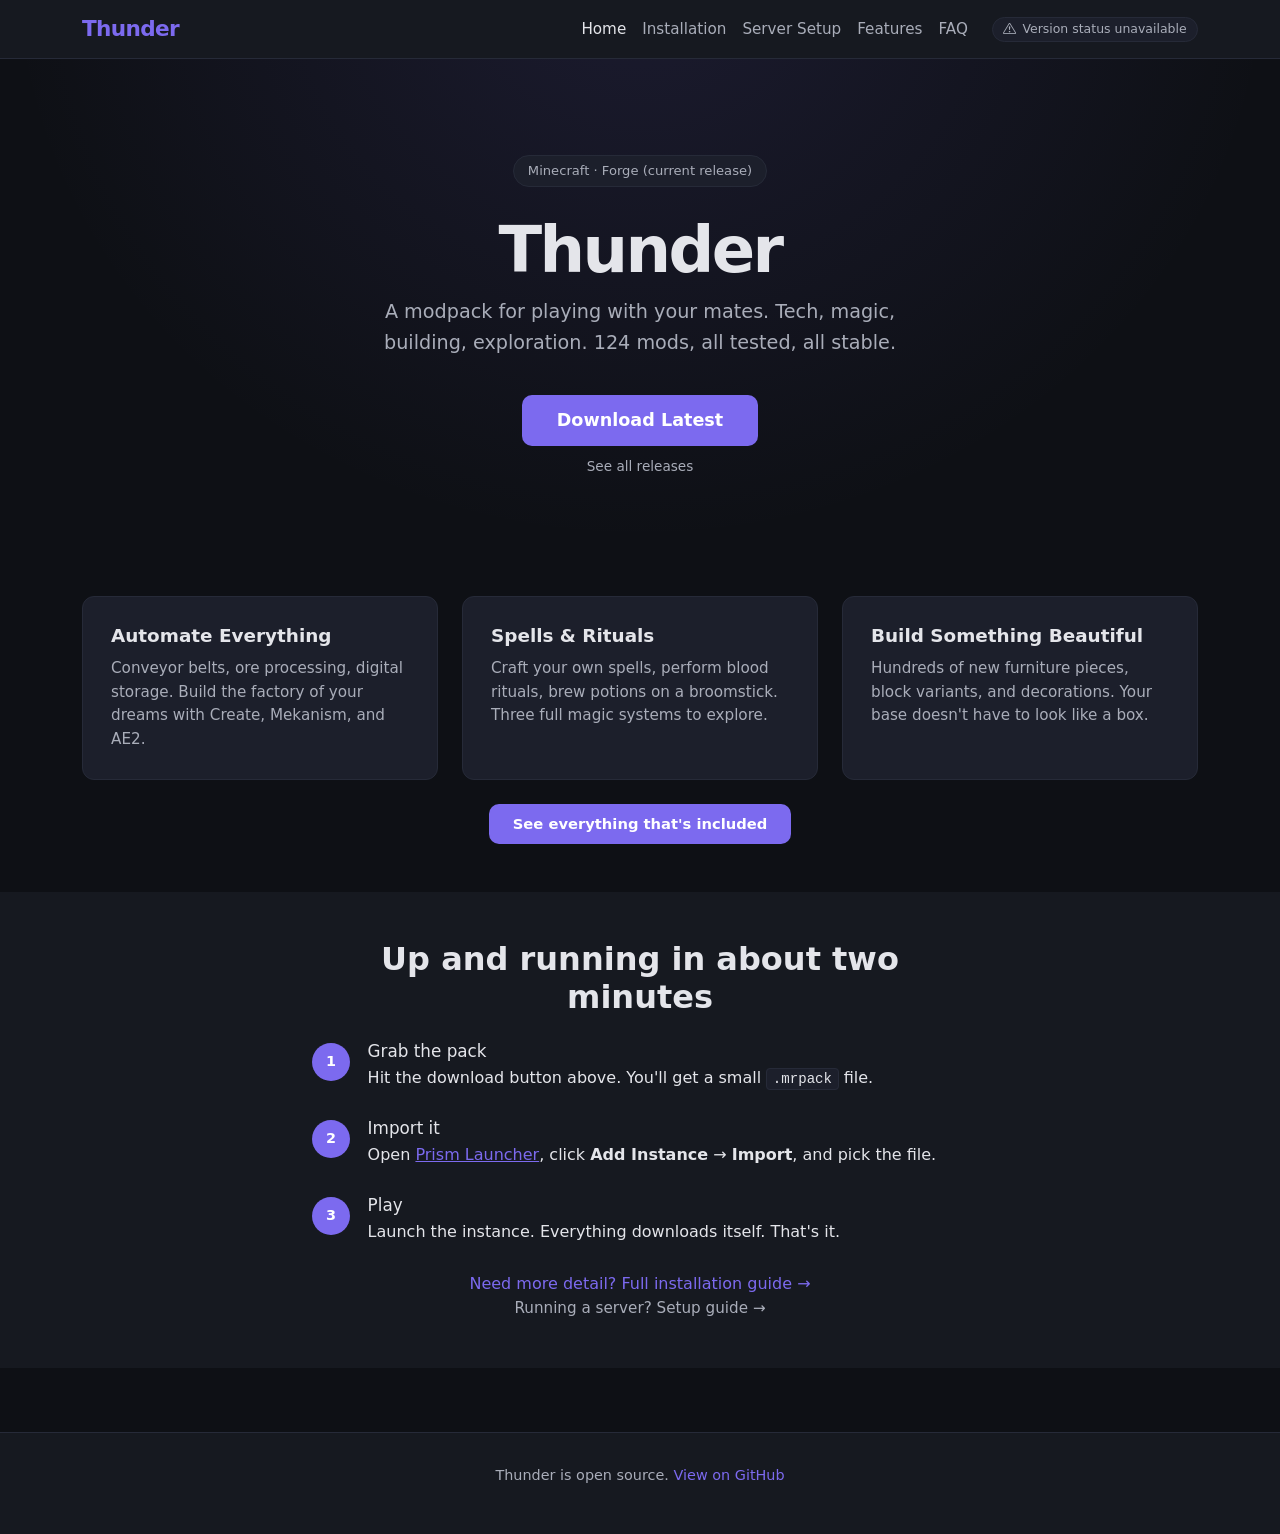
<file: docs/index.html>
<!doctype html>
<html lang="en-GB" data-bs-theme="dark">
  <head>
    <meta charset="utf-8" />
    <meta name="viewport" content="width=device-width, initial-scale=1" />
    <title>Thunder - Minecraft Modpack</title>
    <meta
      name="description"
      content="Thunder is a Forge modpack for playing with friends. Tech, magic, building, and exploration in one stable pack."
    />
    <link rel="canonical" href="https://thunder.john.rooney.scot/" />
    <meta property="og:title" content="Thunder - Minecraft Modpack" />
    <meta property="og:description" content="Thunder is a Forge modpack for playing with friends. Tech, magic, building, and exploration in one stable pack." />
    <meta property="og:type" content="website" />
    <meta property="og:url" content="https://thunder.john.rooney.scot/" />
    <meta property="og:site_name" content="Thunder" />
    <meta name="twitter:card" content="summary" />
    <meta name="twitter:title" content="Thunder - Minecraft Modpack" />
    <meta name="twitter:description" content="Thunder is a Forge modpack for playing with friends. Tech, magic, building, and exploration in one stable pack." />
    <link
      href="https://cdn.jsdelivr.net/npm/bootstrap@5.3.8/dist/css/bootstrap.min.css"
      rel="stylesheet"
      integrity="sha384-sRIl4kxILFvY47J16cr9ZwB07vP4J8+LH7qKQnuqkuIAvNWLzeN8tE5YBujZqJLB"
      crossorigin="anonymous"
    />
    <link
      href="https://cdn.jsdelivr.net/npm/bootstrap-icons@1.11.3/font/bootstrap-icons.min.css"
      rel="stylesheet"
      integrity="sha384-XGjxtQfXaH2tnPFa9x+ruJTuLE3Aa6LhHSWRr1XeTyhezb4abCG4ccI5AkVDxqC+"
      crossorigin="anonymous"
    />
    <link rel="stylesheet" href="./stylesheet.css" />
  </head>
  <body>
    <nav class="navbar navbar-expand-lg">
      <div class="container">
        <a class="navbar-brand" href="./index.html">Thunder</a>
        <button
          class="navbar-toggler"
          type="button"
          data-bs-toggle="collapse"
          data-bs-target="#navbarNav"
          aria-controls="navbarNav"
          aria-expanded="false"
          aria-label="Toggle navigation"
        >
          <span class="navbar-toggler-icon"></span>
        </button>
        <div class="collapse navbar-collapse" id="navbarNav">
          <ul class="navbar-nav ms-auto">
            <li class="nav-item">
              <a class="nav-link active" href="./index.html">Home</a>
            </li>
            <li class="nav-item">
              <a class="nav-link" href="./install.html">Installation</a>
            </li>
            <li class="nav-item">
              <a class="nav-link" href="./server.html">Server Setup</a>
            </li>
            <li class="nav-item">
              <a class="nav-link" href="./features.html">Features</a>
            </li>
            <li class="nav-item">
              <a class="nav-link" href="./faq.html">FAQ</a>
            </li>
          </ul>
          <div id="header-version-status" class="version-status ms-lg-3 mt-2 mt-lg-0" data-state="loading" aria-live="polite">
            <i class="bi bi-hourglass-split" aria-hidden="true"></i>
            <span>Loading version status</span>
          </div>
        </div>
      </div>
    </nav>

    <main>
      <section class="hero">
        <div class="container">
          <span class="badge-mc">Minecraft &middot; Forge (current release)</span>
          <h1>Thunder</h1>
          <p class="tagline">
            A modpack for playing with your mates. Tech, magic, building,
            exploration. 124 mods, all tested, all stable.
          </p>
          <a
            id="download-btn"
            class="btn-download"
            href="https://github.com/rooneyj9005/Thunder/releases"
            role="button"
          >
            Download Latest
          </a>
          <span id="download-version" class="download-version"></span>
        </div>
      </section>

      <section class="py-5">
        <div class="container">
          <div class="row g-4">
            <div class="col-md-4">
              <div class="card h-100">
                <a href="./features.html#automate">
                  <div class="card-body">
                    <h3 class="card-title">Automate Everything</h3>
                    <p class="card-text">
                      Conveyor belts, ore processing, digital storage. Build the
                      factory of your dreams with Create, Mekanism, and AE2.
                    </p>
                  </div>
                </a>
              </div>
            </div>
            <div class="col-md-4">
              <div class="card h-100">
                <a href="./features.html#magic">
                  <div class="card-body">
                    <h3 class="card-title">Spells &amp; Rituals</h3>
                    <p class="card-text">
                      Craft your own spells, perform blood rituals, brew potions
                      on a broomstick. Three full magic systems to explore.
                    </p>
                  </div>
                </a>
              </div>
            </div>
            <div class="col-md-4">
              <div class="card h-100">
                <a href="./features.html#build">
                  <div class="card-body">
                    <h3 class="card-title">Build Something Beautiful</h3>
                    <p class="card-text">
                      Hundreds of new furniture pieces, block variants, and
                      decorations. Your base doesn't have to look like a box.
                    </p>
                  </div>
                </a>
              </div>
            </div>
          </div>
          <div class="text-center mt-4">
            <a href="./features.html" class="btn-download btn-sm"
              >See everything that's included</a
            >
          </div>
        </div>
      </section>

      <section class="py-5" style="background: var(--bg-secondary)">
        <div class="container" style="max-width: 680px">
          <h2 class="text-center mb-4" style="font-weight: 800">
            Up and running in about two minutes
          </h2>
          <div class="step">
            <div class="step-number">1</div>
            <div class="step-content">
              <h3>Grab the pack</h3>
              <p>
                Hit the download button above. You'll get a small
                <code>.mrpack</code> file.
              </p>
            </div>
          </div>
          <div class="step">
            <div class="step-number">2</div>
            <div class="step-content">
              <h3>Import it</h3>
              <p>
                Open <a href="https://prismlauncher.org">Prism Launcher</a>,
                click <strong>Add Instance</strong> &rarr;
                <strong>Import</strong>, and pick the file.
              </p>
            </div>
          </div>
          <div class="step">
            <div class="step-number">3</div>
            <div class="step-content">
              <h3>Play</h3>
              <p>
                Launch the instance. Everything downloads itself. That's it.
              </p>
            </div>
          </div>
          <div class="text-center mt-3">
            <a
              href="./install.html"
              style="
                color: var(--accent);
                text-decoration: none;
                font-weight: 500;
              "
              >Need more detail? Full installation guide &rarr;</a
            >
            <br />
            <a
              href="./server.html"
              style="
                color: var(--text-body);
                text-decoration: none;
                font-weight: 500;
                font-size: 0.95rem;
              "
              >Running a server? Setup guide &rarr;</a
            >
          </div>
        </div>
      </section>
    </main>

    <footer class="site-footer">
      <div class="container">
        <p>
          Thunder is open source.
          <a href="https://github.com/rooneyj9005/Thunder">View on GitHub</a>
        </p>
      </div>
    </footer>

    <script
      src="https://cdn.jsdelivr.net/npm/bootstrap@5.3.8/dist/js/bootstrap.bundle.min.js"
      integrity="sha384-FKyoEForCGlyvwx9Hj09JcYn3nv7wiPVlz7YYwJrWVcXK/BmnVDxM+D2scQbITxI"
      crossorigin="anonymous"
    ></script>
    <script src="./functions.js"></script>
    <script>
      window.initializeThunderPage();
    </script>
  </body>
</html>
</file>
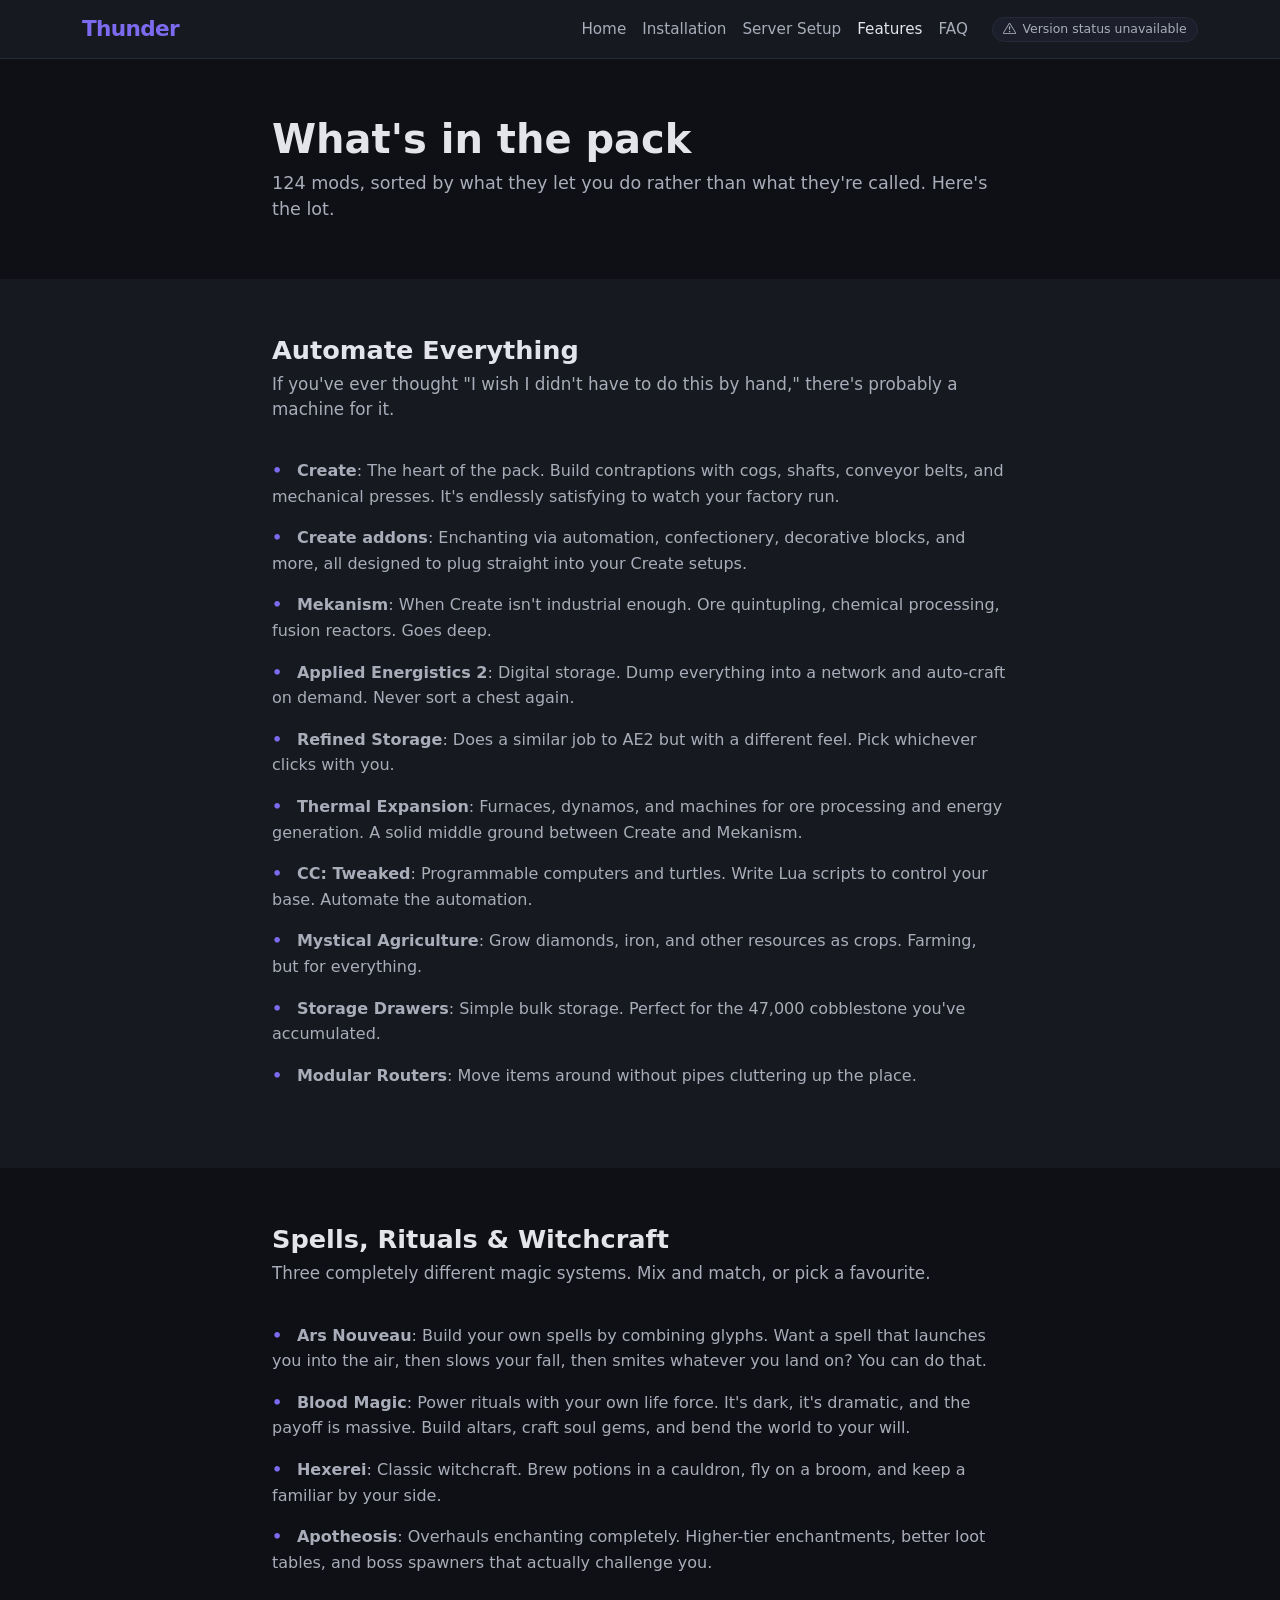
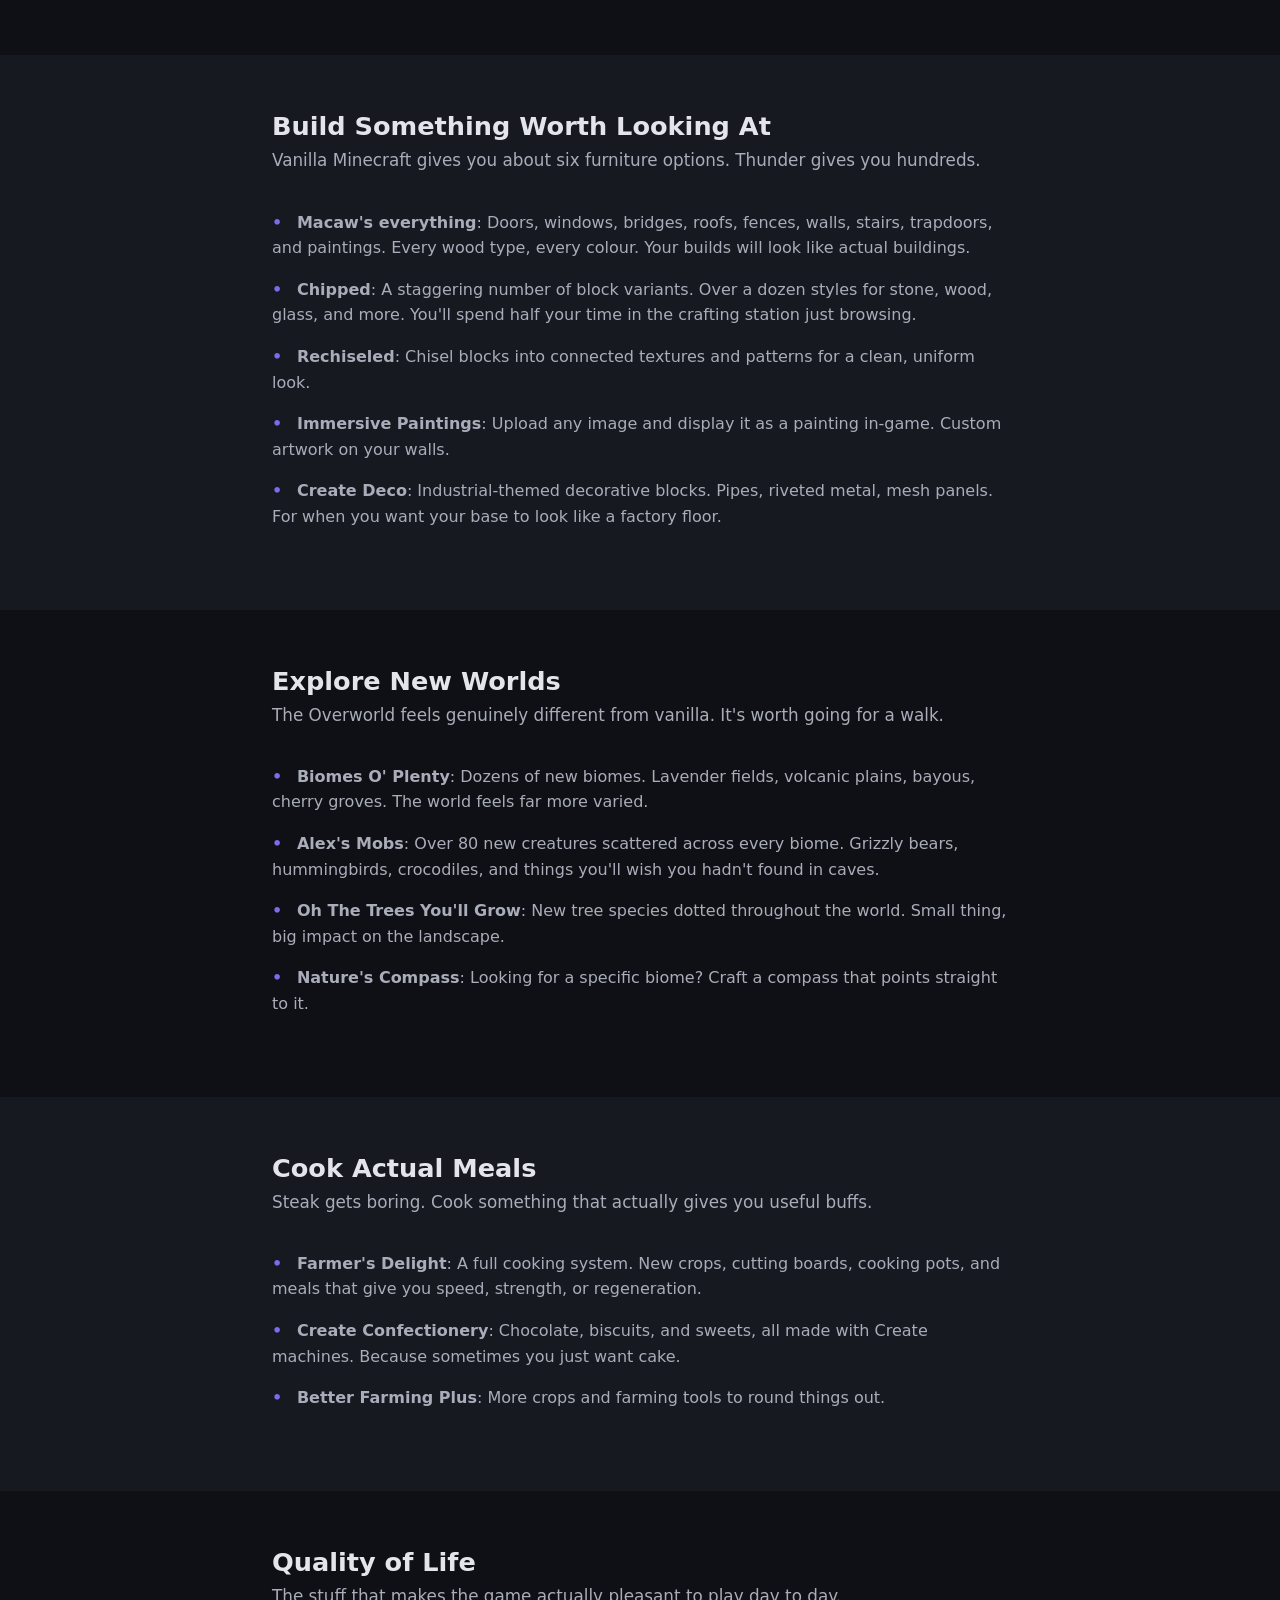
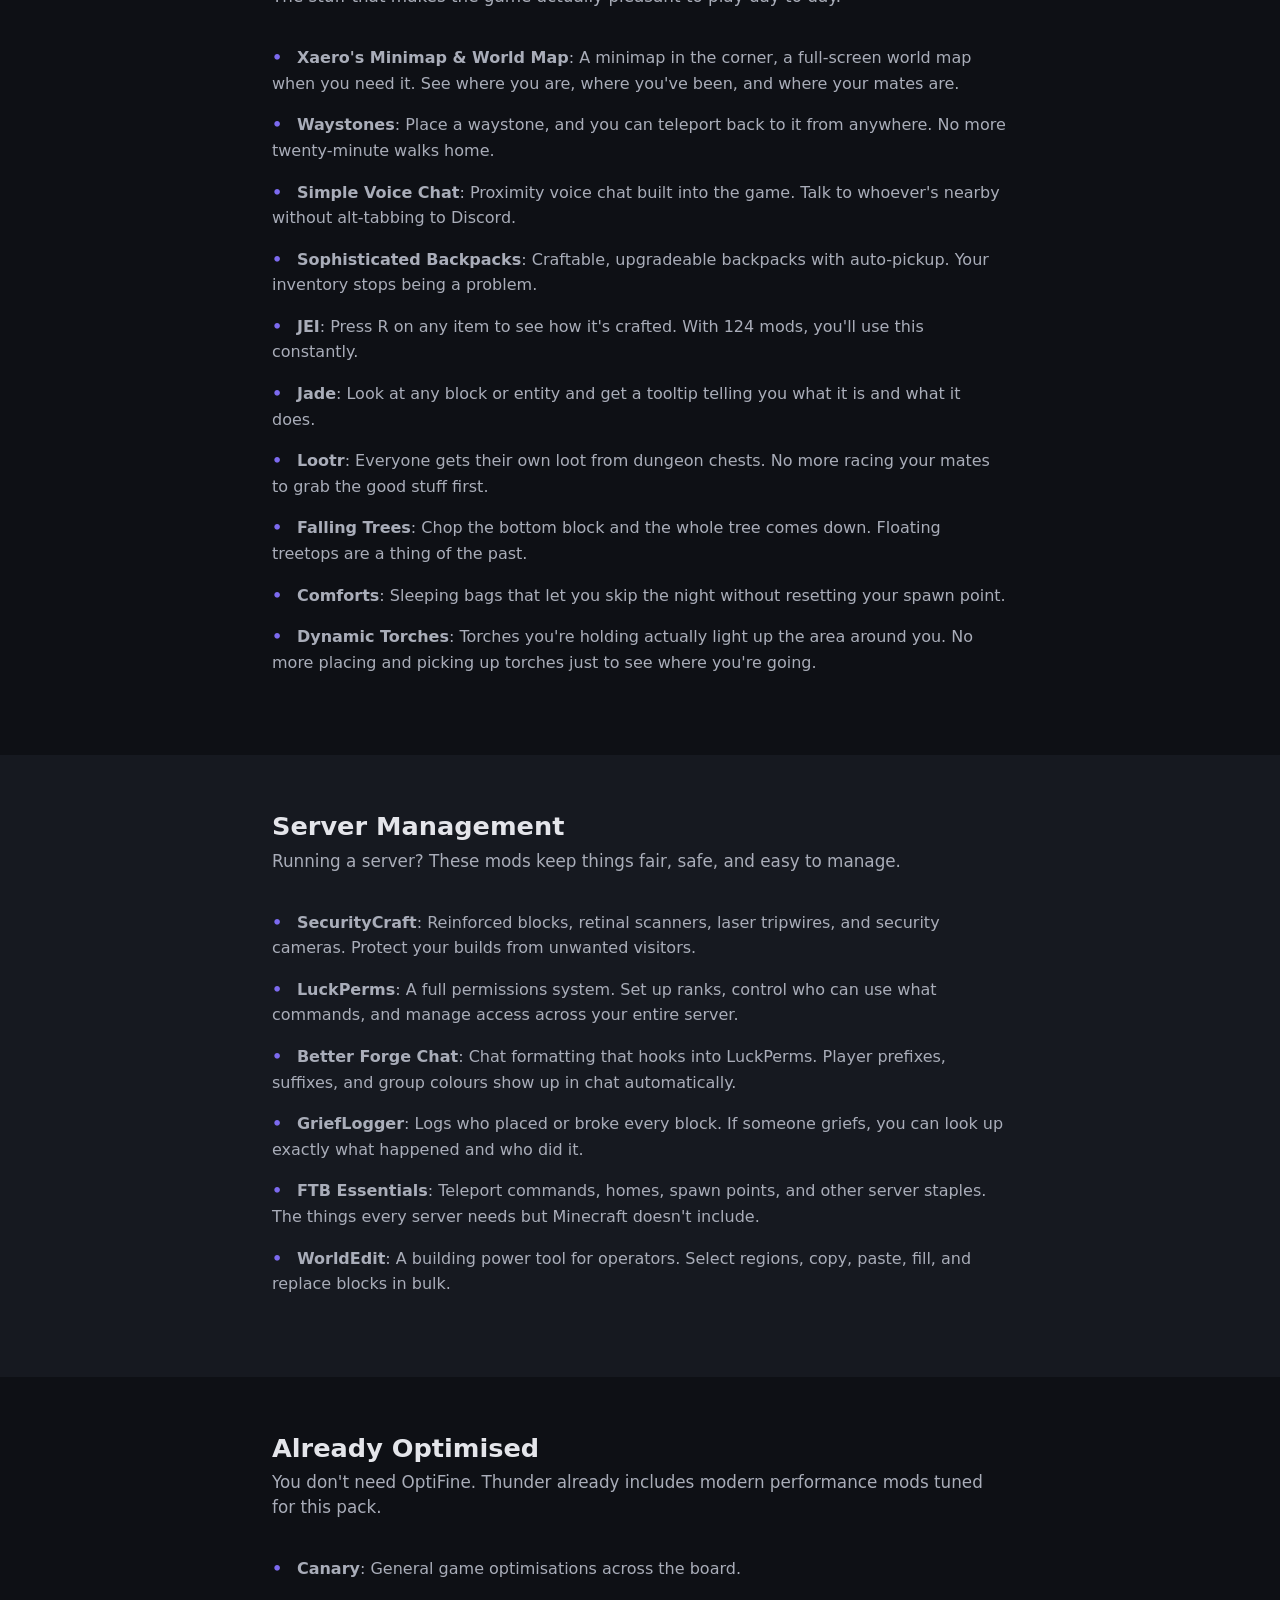
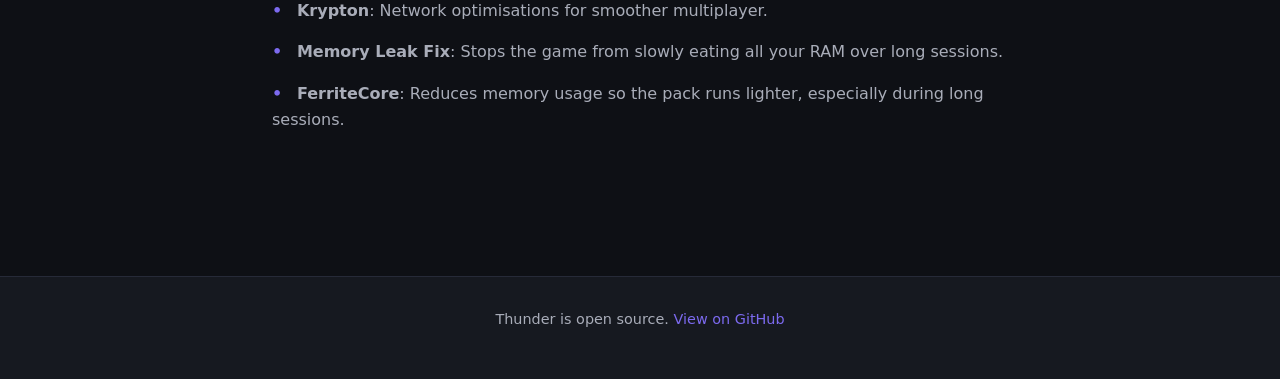
<file: docs/features.html>
<!doctype html>
<html lang="en-GB" data-bs-theme="dark">
  <head>
    <meta charset="utf-8" />
    <meta name="viewport" content="width=device-width, initial-scale=1" />
    <title>Features - Thunder</title>
    <meta
      name="description"
      content="What's in the Thunder modpack: technology, magic, building, exploration, and quality of life."
    />
    <link rel="canonical" href="https://thunder.john.rooney.scot/features.html" />
    <meta property="og:title" content="Features - Thunder" />
    <meta property="og:description" content="What's in the Thunder modpack: technology, magic, building, exploration, and quality of life." />
    <meta property="og:type" content="website" />
    <meta property="og:url" content="https://thunder.john.rooney.scot/features.html" />
    <meta property="og:site_name" content="Thunder" />
    <meta name="twitter:card" content="summary" />
    <meta name="twitter:title" content="Features - Thunder" />
    <meta name="twitter:description" content="What's in the Thunder modpack: technology, magic, building, exploration, and quality of life." />
    <link
      href="https://cdn.jsdelivr.net/npm/bootstrap@5.3.8/dist/css/bootstrap.min.css"
      rel="stylesheet"
      integrity="sha384-sRIl4kxILFvY47J16cr9ZwB07vP4J8+LH7qKQnuqkuIAvNWLzeN8tE5YBujZqJLB"
      crossorigin="anonymous"
    />
    <link
      href="https://cdn.jsdelivr.net/npm/bootstrap-icons@1.11.3/font/bootstrap-icons.min.css"
      rel="stylesheet"
      integrity="sha384-XGjxtQfXaH2tnPFa9x+ruJTuLE3Aa6LhHSWRr1XeTyhezb4abCG4ccI5AkVDxqC+"
      crossorigin="anonymous"
    />
    <link rel="stylesheet" href="./stylesheet.css" />
  </head>
  <body>
    <nav class="navbar navbar-expand-lg">
      <div class="container">
        <a class="navbar-brand" href="./index.html">Thunder</a>
        <button
          class="navbar-toggler"
          type="button"
          data-bs-toggle="collapse"
          data-bs-target="#navbarNav"
          aria-controls="navbarNav"
          aria-expanded="false"
          aria-label="Toggle navigation"
        >
          <span class="navbar-toggler-icon"></span>
        </button>
        <div class="collapse navbar-collapse" id="navbarNav">
          <ul class="navbar-nav ms-auto">
            <li class="nav-item">
              <a class="nav-link" href="./index.html">Home</a>
            </li>
            <li class="nav-item">
              <a class="nav-link" href="./install.html">Installation</a>
            </li>
            <li class="nav-item">
              <a class="nav-link" href="./server.html">Server Setup</a>
            </li>
            <li class="nav-item">
              <a class="nav-link active" href="./features.html">Features</a>
            </li>
            <li class="nav-item">
              <a class="nav-link" href="./faq.html">FAQ</a>
            </li>
          </ul>
          <div id="header-version-status" class="version-status ms-lg-3 mt-2 mt-lg-0" data-state="loading" aria-live="polite">
            <i class="bi bi-hourglass-split" aria-hidden="true"></i>
            <span>Loading version status</span>
          </div>
        </div>
      </div>
    </nav>

    <main>
      <div class="content-page">
        <div class="container" style="max-width: 760px">
          <h1>What's in the pack</h1>
          <p class="page-subtitle">
            124 mods, sorted by what they let you do rather than what they're
            called. Here's the lot.
          </p>
        </div>
      </div>

      <section id="automate" class="feature-section">
        <div class="container" style="max-width: 760px">
          <h2>Automate Everything</h2>
          <p class="lead">
            If you've ever thought "I wish I didn't have to do this by hand,"
            there's probably a machine for it.
          </p>
          <ul>
            <li>
              <strong>Create</strong>: The heart of the pack. Build contraptions
              with cogs, shafts, conveyor belts, and mechanical presses. It's
              endlessly satisfying to watch your factory run.
            </li>
            <li>
              <strong>Create addons</strong>: Enchanting via automation,
              confectionery, decorative blocks, and more, all designed to plug
              straight into your Create setups.
            </li>
            <li>
              <strong>Mekanism</strong>: When Create isn't industrial enough.
              Ore quintupling, chemical processing, fusion reactors. Goes deep.
            </li>
            <li>
              <strong>Applied Energistics 2</strong>: Digital storage. Dump
              everything into a network and auto-craft on demand. Never sort a
              chest again.
            </li>
            <li>
              <strong>Refined Storage</strong>: Does a similar job to AE2 but
              with a different feel. Pick whichever clicks with you.
            </li>
            <li>
              <strong>Thermal Expansion</strong>: Furnaces, dynamos, and
              machines for ore processing and energy generation. A solid middle
              ground between Create and Mekanism.
            </li>
            <li>
              <strong>CC: Tweaked</strong>: Programmable computers and turtles.
              Write Lua scripts to control your base. Automate the automation.
            </li>
            <li>
              <strong>Mystical Agriculture</strong>: Grow diamonds, iron, and
              other resources as crops. Farming, but for everything.
            </li>
            <li>
              <strong>Storage Drawers</strong>: Simple bulk storage. Perfect for
              the 47,000 cobblestone you've accumulated.
            </li>
            <li>
              <strong>Modular Routers</strong>: Move items around without pipes
              cluttering up the place.
            </li>
          </ul>
        </div>
      </section>

      <section id="magic" class="feature-section">
        <div class="container" style="max-width: 760px">
          <h2>Spells, Rituals &amp; Witchcraft</h2>
          <p class="lead">
            Three completely different magic systems. Mix and match, or pick a
            favourite.
          </p>
          <ul>
            <li>
              <strong>Ars Nouveau</strong>: Build your own spells by combining
              glyphs. Want a spell that launches you into the air, then slows
              your fall, then smites whatever you land on? You can do that.
            </li>
            <li>
              <strong>Blood Magic</strong>: Power rituals with your own life
              force. It's dark, it's dramatic, and the payoff is massive. Build
              altars, craft soul gems, and bend the world to your will.
            </li>
            <li>
              <strong>Hexerei</strong>: Classic witchcraft. Brew potions in a
              cauldron, fly on a broom, and keep a familiar by your side.
            </li>
            <li>
              <strong>Apotheosis</strong>: Overhauls enchanting completely.
              Higher-tier enchantments, better loot tables, and boss spawners
              that actually challenge you.
            </li>
          </ul>
        </div>
      </section>

      <section id="build" class="feature-section">
        <div class="container" style="max-width: 760px">
          <h2>Build Something Worth Looking At</h2>
          <p class="lead">
            Vanilla Minecraft gives you about six furniture options. Thunder
            gives you hundreds.
          </p>
          <ul>
            <li>
              <strong>Macaw's everything</strong>: Doors, windows, bridges,
              roofs, fences, walls, stairs, trapdoors, and paintings. Every wood
              type, every colour. Your builds will look like actual buildings.
            </li>
            <li>
              <strong>Chipped</strong>: A staggering number of block variants.
              Over a dozen styles for stone, wood, glass, and more. You'll spend
              half your time in the crafting station just browsing.
            </li>
            <li>
              <strong>Rechiseled</strong>: Chisel blocks into connected textures
              and patterns for a clean, uniform look.
            </li>
            <li>
              <strong>Immersive Paintings</strong>: Upload any image and display
              it as a painting in-game. Custom artwork on your walls.
            </li>
            <li>
              <strong>Create Deco</strong>: Industrial-themed decorative blocks.
              Pipes, riveted metal, mesh panels. For when you want your base to
              look like a factory floor.
            </li>
          </ul>
        </div>
      </section>

      <section id="explore" class="feature-section">
        <div class="container" style="max-width: 760px">
          <h2>Explore New Worlds</h2>
          <p class="lead">
            The Overworld feels genuinely different from vanilla. It's worth
            going for a walk.
          </p>
          <ul>
            <li>
              <strong>Biomes O' Plenty</strong>: Dozens of new biomes. Lavender
              fields, volcanic plains, bayous, cherry groves. The world feels
              far more varied.
            </li>
            <li>
              <strong>Alex's Mobs</strong>: Over 80 new creatures scattered
              across every biome. Grizzly bears, hummingbirds, crocodiles, and
              things you'll wish you hadn't found in caves.
            </li>
            <li>
              <strong>Oh The Trees You'll Grow</strong>: New tree species dotted
              throughout the world. Small thing, big impact on the landscape.
            </li>
            <li>
              <strong>Nature's Compass</strong>: Looking for a specific biome?
              Craft a compass that points straight to it.
            </li>
          </ul>
        </div>
      </section>

      <section id="food" class="feature-section">
        <div class="container" style="max-width: 760px">
          <h2>Cook Actual Meals</h2>
          <p class="lead">
            Steak gets boring. Cook something that actually gives you useful
            buffs.
          </p>
          <ul>
            <li>
              <strong>Farmer's Delight</strong>: A full cooking system. New
              crops, cutting boards, cooking pots, and meals that give you
              speed, strength, or regeneration.
            </li>
            <li>
              <strong>Create Confectionery</strong>: Chocolate, biscuits, and
              sweets, all made with Create machines. Because sometimes you just
              want cake.
            </li>
            <li>
              <strong>Better Farming Plus</strong>: More crops and farming tools
              to round things out.
            </li>
          </ul>
        </div>
      </section>

      <section id="qol" class="feature-section">
        <div class="container" style="max-width: 760px">
          <h2>Quality of Life</h2>
          <p class="lead">
            The stuff that makes the game actually pleasant to play day to day.
          </p>
          <ul>
            <li>
              <strong>Xaero's Minimap &amp; World Map</strong>: A minimap in the
              corner, a full-screen world map when you need it. See where you
              are, where you've been, and where your mates are.
            </li>
            <li>
              <strong>Waystones</strong>: Place a waystone, and you can teleport
              back to it from anywhere. No more twenty-minute walks home.
            </li>
            <li>
              <strong>Simple Voice Chat</strong>: Proximity voice chat built
              into the game. Talk to whoever's nearby without alt-tabbing to
              Discord.
            </li>
            <li>
              <strong>Sophisticated Backpacks</strong>: Craftable, upgradeable
              backpacks with auto-pickup. Your inventory stops being a problem.
            </li>
            <li>
              <strong>JEI</strong>: Press R on any item to see how it's crafted.
              With 124 mods, you'll use this constantly.
            </li>
            <li>
              <strong>Jade</strong>: Look at any block or entity and get a
              tooltip telling you what it is and what it does.
            </li>
            <li>
              <strong>Lootr</strong>: Everyone gets their own loot from dungeon
              chests. No more racing your mates to grab the good stuff first.
            </li>
            <li>
              <strong>Falling Trees</strong>: Chop the bottom block and the
              whole tree comes down. Floating treetops are a thing of the past.
            </li>
            <li>
              <strong>Comforts</strong>: Sleeping bags that let you skip the
              night without resetting your spawn point.
            </li>
            <li>
              <strong>Dynamic Torches</strong>: Torches you're holding actually
              light up the area around you. No more placing and picking up
              torches just to see where you're going.
            </li>
          </ul>
        </div>
      </section>

      <section id="server" class="feature-section">
        <div class="container" style="max-width: 760px">
          <h2>Server Management</h2>
          <p class="lead">
            Running a server? These mods keep things fair, safe, and easy to
            manage.
          </p>
          <ul>
            <li>
              <strong>SecurityCraft</strong>: Reinforced blocks, retinal
              scanners, laser tripwires, and security cameras. Protect your
              builds from unwanted visitors.
            </li>
            <li>
              <strong>LuckPerms</strong>: A full permissions system. Set up
              ranks, control who can use what commands, and manage access across
              your entire server.
            </li>
            <li>
              <strong>Better Forge Chat</strong>: Chat formatting that hooks
              into LuckPerms. Player prefixes, suffixes, and group colours
              show up in chat automatically.
            </li>
            <li>
              <strong>GriefLogger</strong>: Logs who placed or broke every
              block. If someone griefs, you can look up exactly what happened
              and who did it.
            </li>
            <li>
              <strong>FTB Essentials</strong>: Teleport commands, homes, spawn
              points, and other server staples. The things every server needs
              but Minecraft doesn't include.
            </li>
            <li>
              <strong>WorldEdit</strong>: A building power tool for operators.
              Select regions, copy, paste, fill, and replace blocks in bulk.
            </li>
          </ul>
        </div>
      </section>

      <section id="performance" class="feature-section">
        <div class="container" style="max-width: 760px">
          <h2>Already Optimised</h2>
          <p class="lead">
            You don't need OptiFine. Thunder already includes modern
            performance mods tuned for this pack.
          </p>
          <ul>
            <li>
              <strong>Canary</strong>: General game optimisations across the
              board.
            </li>
            <li>
              <strong>Krypton</strong>: Network optimisations for smoother
              multiplayer.
            </li>
            <li>
              <strong>Memory Leak Fix</strong>: Stops the game from slowly
              eating all your RAM over long sessions.
            </li>
            <li>
              <strong>FerriteCore</strong>: Reduces memory usage so the pack
              runs lighter, especially during long sessions.
            </li>
          </ul>
        </div>
      </section>
    </main>

    <footer class="site-footer">
      <div class="container">
        <p>
          Thunder is open source.
          <a href="https://github.com/rooneyj9005/Thunder">View on GitHub</a>
        </p>
      </div>
    </footer>

    <script
      src="https://cdn.jsdelivr.net/npm/bootstrap@5.3.8/dist/js/bootstrap.bundle.min.js"
      integrity="sha384-FKyoEForCGlyvwx9Hj09JcYn3nv7wiPVlz7YYwJrWVcXK/BmnVDxM+D2scQbITxI"
      crossorigin="anonymous"
    ></script>
    <script src="./functions.js"></script>
    <script>
      window.initializeThunderPage();
    </script>
  </body>
</html>
</file>
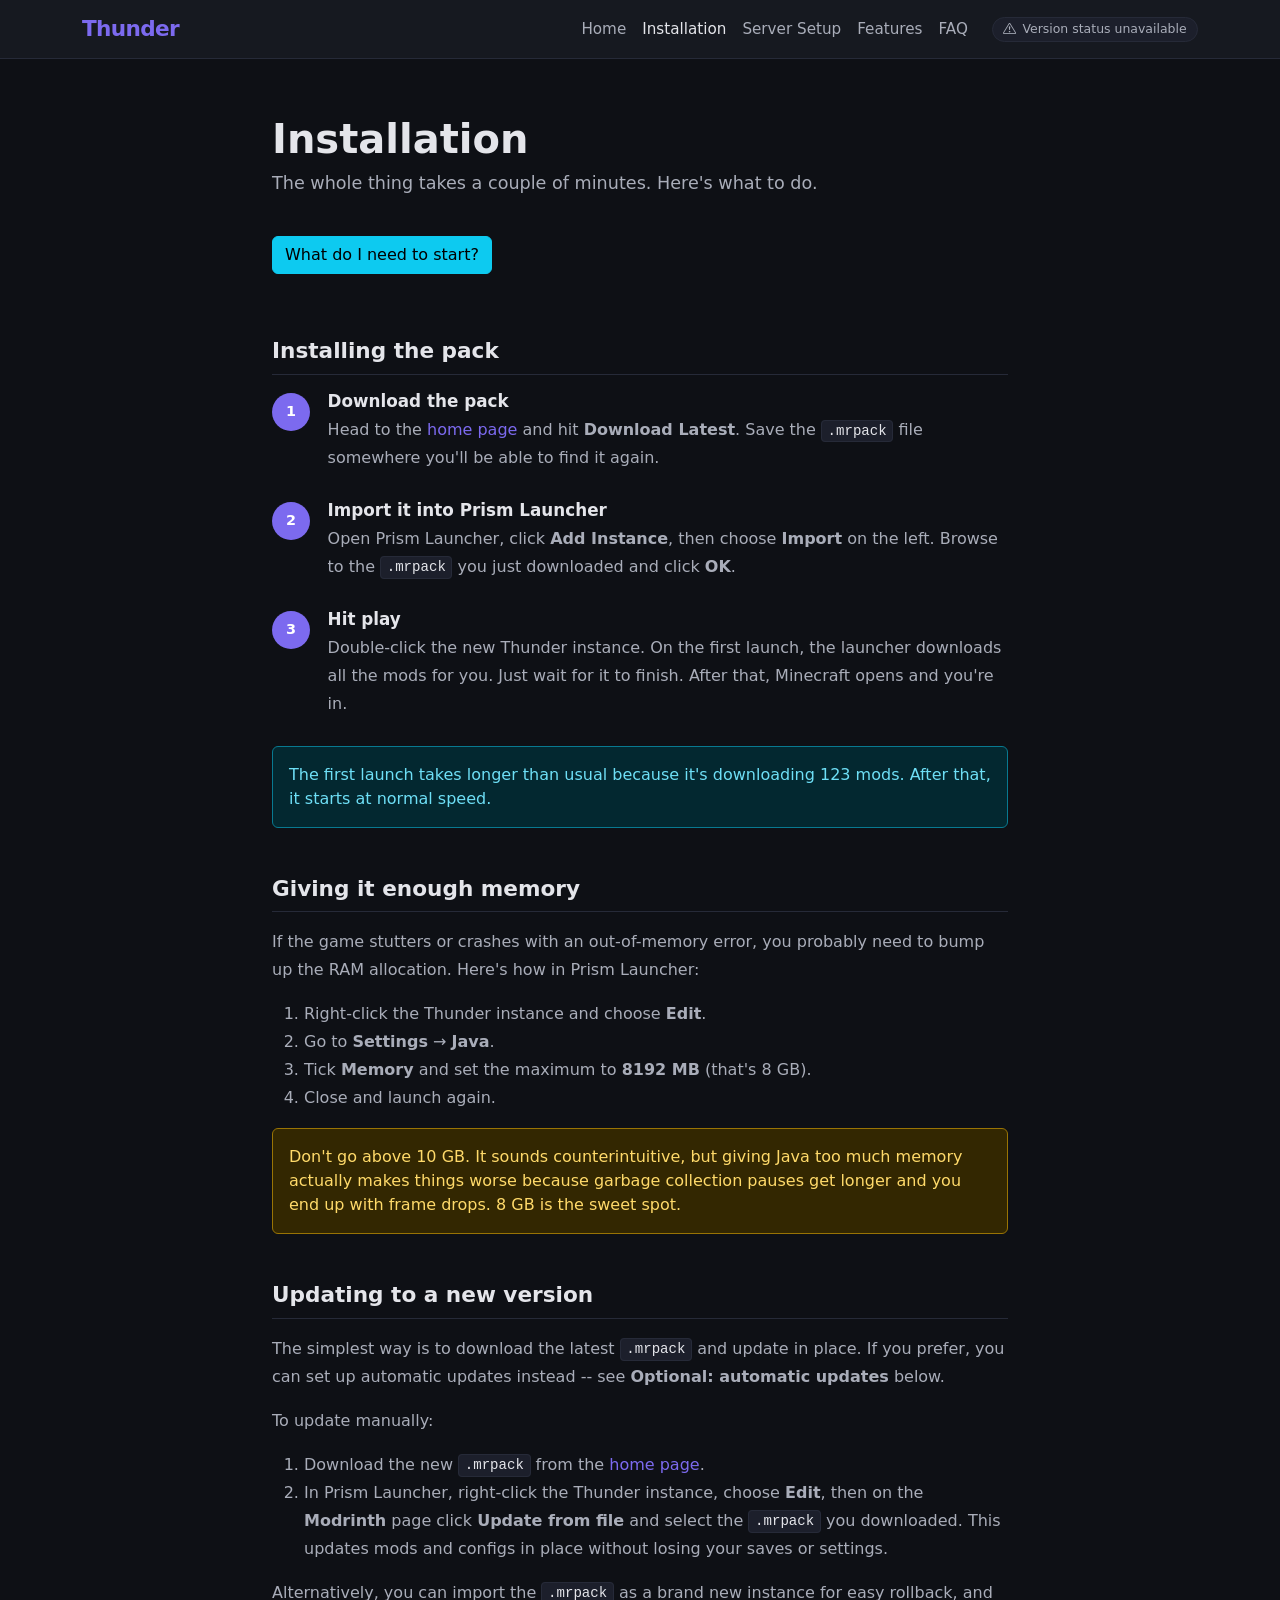
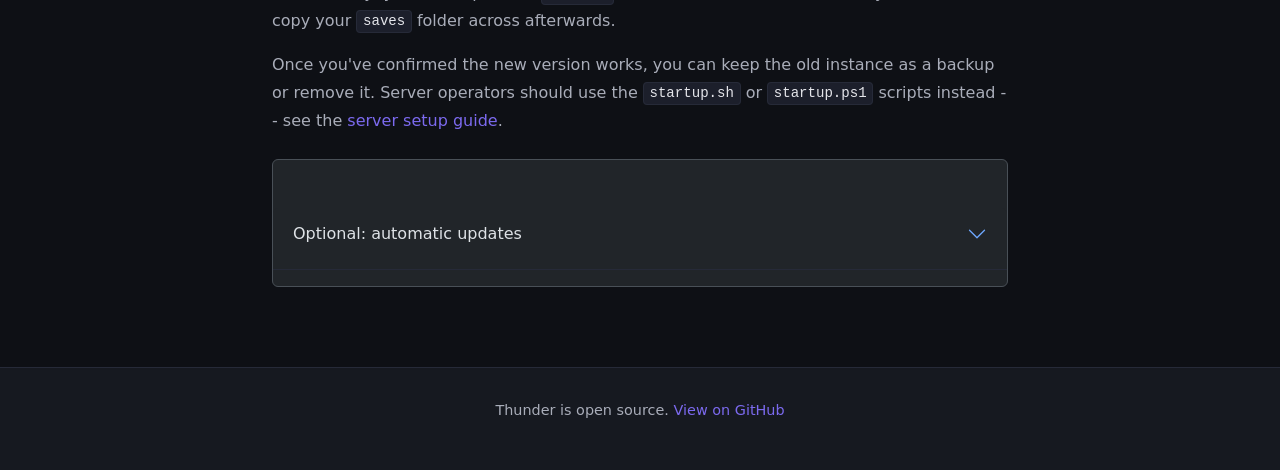
<file: docs/install.html>
<!doctype html>
<html lang="en-GB" data-bs-theme="dark">
  <head>
    <meta charset="utf-8" />
    <meta name="viewport" content="width=device-width, initial-scale=1" />
    <title>Installation - Thunder</title>
    <meta
      name="description"
      content="How to install the Thunder modpack using Prism Launcher or any Modrinth-compatible launcher."
    />
    <link rel="canonical" href="https://thunder.john.rooney.scot/install.html" />
    <meta property="og:title" content="Installation - Thunder" />
    <meta property="og:description" content="How to install the Thunder modpack using Prism Launcher or any Modrinth-compatible launcher." />
    <meta property="og:type" content="website" />
    <meta property="og:url" content="https://thunder.john.rooney.scot/install.html" />
    <meta property="og:site_name" content="Thunder" />
    <meta name="twitter:card" content="summary" />
    <meta name="twitter:title" content="Installation - Thunder" />
    <meta name="twitter:description" content="How to install the Thunder modpack using Prism Launcher or any Modrinth-compatible launcher." />
    <link
      href="https://cdn.jsdelivr.net/npm/bootstrap@5.3.8/dist/css/bootstrap.min.css"
      rel="stylesheet"
      integrity="sha384-sRIl4kxILFvY47J16cr9ZwB07vP4J8+LH7qKQnuqkuIAvNWLzeN8tE5YBujZqJLB"
      crossorigin="anonymous"
    />
    <link
      href="https://cdn.jsdelivr.net/npm/bootstrap-icons@1.11.3/font/bootstrap-icons.min.css"
      rel="stylesheet"
      integrity="sha384-XGjxtQfXaH2tnPFa9x+ruJTuLE3Aa6LhHSWRr1XeTyhezb4abCG4ccI5AkVDxqC+"
      crossorigin="anonymous"
    />
    <link rel="stylesheet" href="./stylesheet.css" />
  </head>
  <body>
    <nav class="navbar navbar-expand-lg">
      <div class="container">
        <a class="navbar-brand" href="./index.html">Thunder</a>
        <button
          class="navbar-toggler"
          type="button"
          data-bs-toggle="collapse"
          data-bs-target="#navbarNav"
          aria-controls="navbarNav"
          aria-expanded="false"
          aria-label="Toggle navigation"
        >
          <span class="navbar-toggler-icon"></span>
        </button>
        <div class="collapse navbar-collapse" id="navbarNav">
          <ul class="navbar-nav ms-auto">
            <li class="nav-item">
              <a class="nav-link" href="./index.html">Home</a>
            </li>
            <li class="nav-item">
              <a class="nav-link active" href="./install.html">Installation</a>
            </li>
            <li class="nav-item">
              <a class="nav-link" href="./server.html">Server Setup</a>
            </li>
            <li class="nav-item">
              <a class="nav-link" href="./features.html">Features</a>
            </li>
            <li class="nav-item">
              <a class="nav-link" href="./faq.html">FAQ</a>
            </li>
          </ul>
          <div id="header-version-status" class="version-status ms-lg-3 mt-2 mt-lg-0" data-state="loading" aria-live="polite">
            <i class="bi bi-hourglass-split" aria-hidden="true"></i>
            <span>Loading version status</span>
          </div>
        </div>
      </div>
    </nav>

    <main class="content-page">
      <div class="container" style="max-width: 760px">
        <h1>Installation</h1>
        <p class="page-subtitle">
          The whole thing takes a couple of minutes. Here's what to do.
        </p>

        <!-- Modal trigger for prerequisites -->
        <button type="button" class="btn btn-info mb-3" data-bs-toggle="modal" data-bs-target="#prereqModal">
          What do I need to start?
        </button>

        <!-- Modal for prerequisites -->
        <div class="modal fade" id="prereqModal" tabindex="-1" aria-labelledby="prereqModalLabel" aria-hidden="true">
          <div class="modal-dialog">
            <div class="modal-content">
              <div class="modal-header">
                <h5 class="modal-title" id="prereqModalLabel">Before you start</h5>
                <button type="button" class="btn-close" data-bs-dismiss="modal" aria-label="Close"></button>
              </div>
              <div class="modal-body">
                <ul>
                  <li><strong>Java 21</strong> (most launchers handle this; if not, <a href="https://adoptium.net">download here</a>)</li>
                  <li><strong>Modrinth-compatible launcher</strong> (e.g. <a href="https://prismlauncher.org">Prism Launcher</a>, ATLauncher)</li>
                  <li><strong>8 GB RAM</strong> (6 GB minimum, 8 GB recommended)</li>
                </ul>
              </div>
            </div>
          </div>
        </div>

        <h2>Installing the pack</h2>

        <div class="step">
          <div class="step-number">1</div>
          <div class="step-content">
            <h3>Download the pack</h3>
            <p>
              Head to the <a href="./index.html">home page</a> and hit
              <strong>Download Latest</strong>. Save the
              <code>.mrpack</code> file somewhere you'll be able to find it
              again.
            </p>
          </div>
        </div>

        <div class="step">
          <div class="step-number">2</div>
          <div class="step-content">
            <h3>Import it into Prism Launcher</h3>
            <p>
              Open Prism Launcher, click <strong>Add Instance</strong>, then
              choose <strong>Import</strong> on the left. Browse to the
              <code>.mrpack</code> you just downloaded and click
              <strong>OK</strong>.
            </p>
          </div>
        </div>

        <div class="step">
          <div class="step-number">3</div>
          <div class="step-content">
            <h3>Hit play</h3>
            <p>
              Double-click the new Thunder instance. On the first launch, the
              launcher downloads all the mods for you. Just wait for it to
              finish. After that, Minecraft opens and you're in.
            </p>
          </div>
        </div>

        <div class="alert alert-info mt-3" role="alert">
          The first launch takes longer than usual because it's downloading 123 mods. After that, it starts at normal speed.
        </div>

        <h2>Giving it enough memory</h2>
        <p>
          If the game stutters or crashes with an out-of-memory error, you
          probably need to bump up the RAM allocation. Here's how in Prism
          Launcher:
        </p>
        <ol>
          <li>
            Right-click the Thunder instance and choose <strong>Edit</strong>.
          </li>
          <li>Go to <strong>Settings</strong> &rarr; <strong>Java</strong>.</li>
          <li>
            Tick <strong>Memory</strong> and set the maximum to
            <strong>8192 MB</strong> (that's 8 GB).
          </li>
          <li>Close and launch again.</li>
        </ol>

        <div class="alert alert-warning mt-3" role="alert">
          Don't go above 10 GB. It sounds counterintuitive, but giving Java too much memory actually makes things worse because garbage collection pauses get longer and you end up with frame drops. 8 GB is the sweet spot.
        </div>

        <h2>Updating to a new version</h2>
        <p>The simplest way is to download the latest <code>.mrpack</code> and update in place. If you prefer, you can set up automatic updates instead -- see <strong>Optional: automatic updates</strong> below.</p>
        <p>To update manually:</p>
        <ol>
          <li>
            Download the new <code>.mrpack</code> from the
            <a href="./index.html">home page</a>.
          </li>
          <li>
            In Prism Launcher, right-click the Thunder instance, choose
            <strong>Edit</strong>, then on the <strong>Modrinth</strong> page
            click <strong>Update from file</strong> and select the
            <code>.mrpack</code> you downloaded. This updates mods and configs
            in place without losing your saves or settings.
          </li>
        </ol>
        <p>
          Alternatively, you can import the <code>.mrpack</code> as a brand
          new instance for easy rollback, and copy your <code>saves</code>
          folder across afterwards.
        </p>
        <p>
          Once you've confirmed the new version works, you can keep the old
          instance as a backup or remove it. Server operators should use the
          <code>startup.sh</code> or <code>startup.ps1</code> scripts instead
          -- see the <a href="./server.html">server setup guide</a>.
        </p>

        <div class="accordion mt-4" id="advancedAccordion">
          <div class="accordion-item">
            <h2 class="accordion-header" id="autoUpdateHeading">
              <button class="accordion-button collapsed" type="button" data-bs-toggle="collapse" data-bs-target="#autoUpdateCollapse" aria-expanded="false" aria-controls="autoUpdateCollapse">
                Optional: automatic updates
              </button>
            </h2>
            <div id="autoUpdateCollapse" class="accordion-collapse collapse" aria-labelledby="autoUpdateHeading" data-bs-parent="#advancedAccordion">
              <div class="accordion-body">
                <p>You can configure Prism Launcher to sync pack files before every launch. This keeps your mods up to date without re-importing.</p>
                <ol>
                  <li>Right-click the Thunder instance and choose <strong>Edit</strong>.</li>
                  <li>Go to <strong>Settings</strong> and then <strong>Custom commands</strong>.</li>
                  <li>Tick <strong>Custom Commands</strong> to enable overrides.</li>
                  <li>In the <strong>Pre-launch command</strong> box, paste:<br /><code>powershell -NoProfile -ExecutionPolicy Bypass -File .\update.ps1 -PackwizSide client</code></li>
                  <li>Close and launch. The pack will sync automatically from now on.</li>
                </ol>
                <div class="alert alert-info mt-2" role="alert">
                  On Linux or macOS, use <code>bash ./update.sh</code> as the pre-launch command instead.
                </div>
              </div>
            </div>
          </div>
        </div>
      </div>
    </main>

    <footer class="site-footer">
      <div class="container">
        <p>
          Thunder is open source.
          <a href="https://github.com/rooneyj9005/Thunder">View on GitHub</a>
        </p>
      </div>
    </footer>

    <script
      src="https://cdn.jsdelivr.net/npm/bootstrap@5.3.8/dist/js/bootstrap.bundle.min.js"
      integrity="sha384-FKyoEForCGlyvwx9Hj09JcYn3nv7wiPVlz7YYwJrWVcXK/BmnVDxM+D2scQbITxI"
      crossorigin="anonymous"
    ></script>
    <script src="./functions.js"></script>
    <script>
      window.initializeThunderPage();
    </script>
  </body>
</html>
</file>
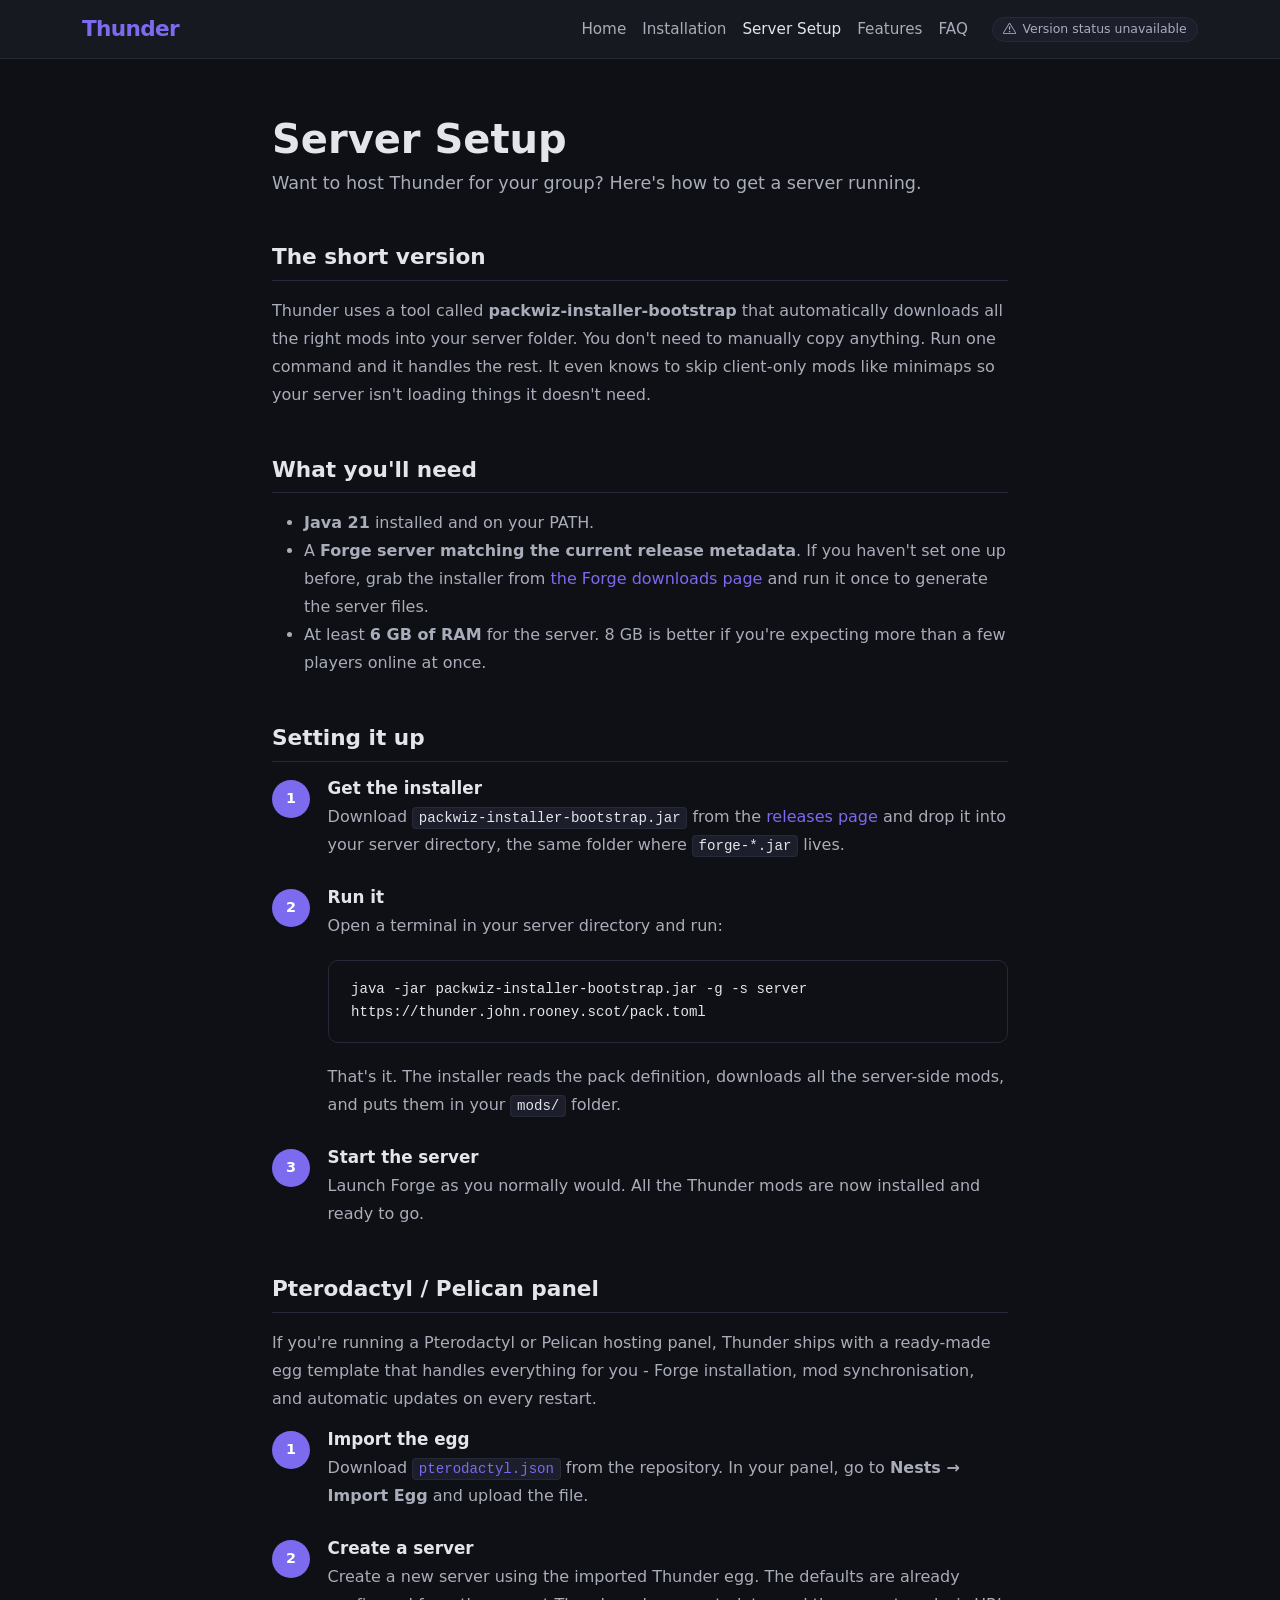
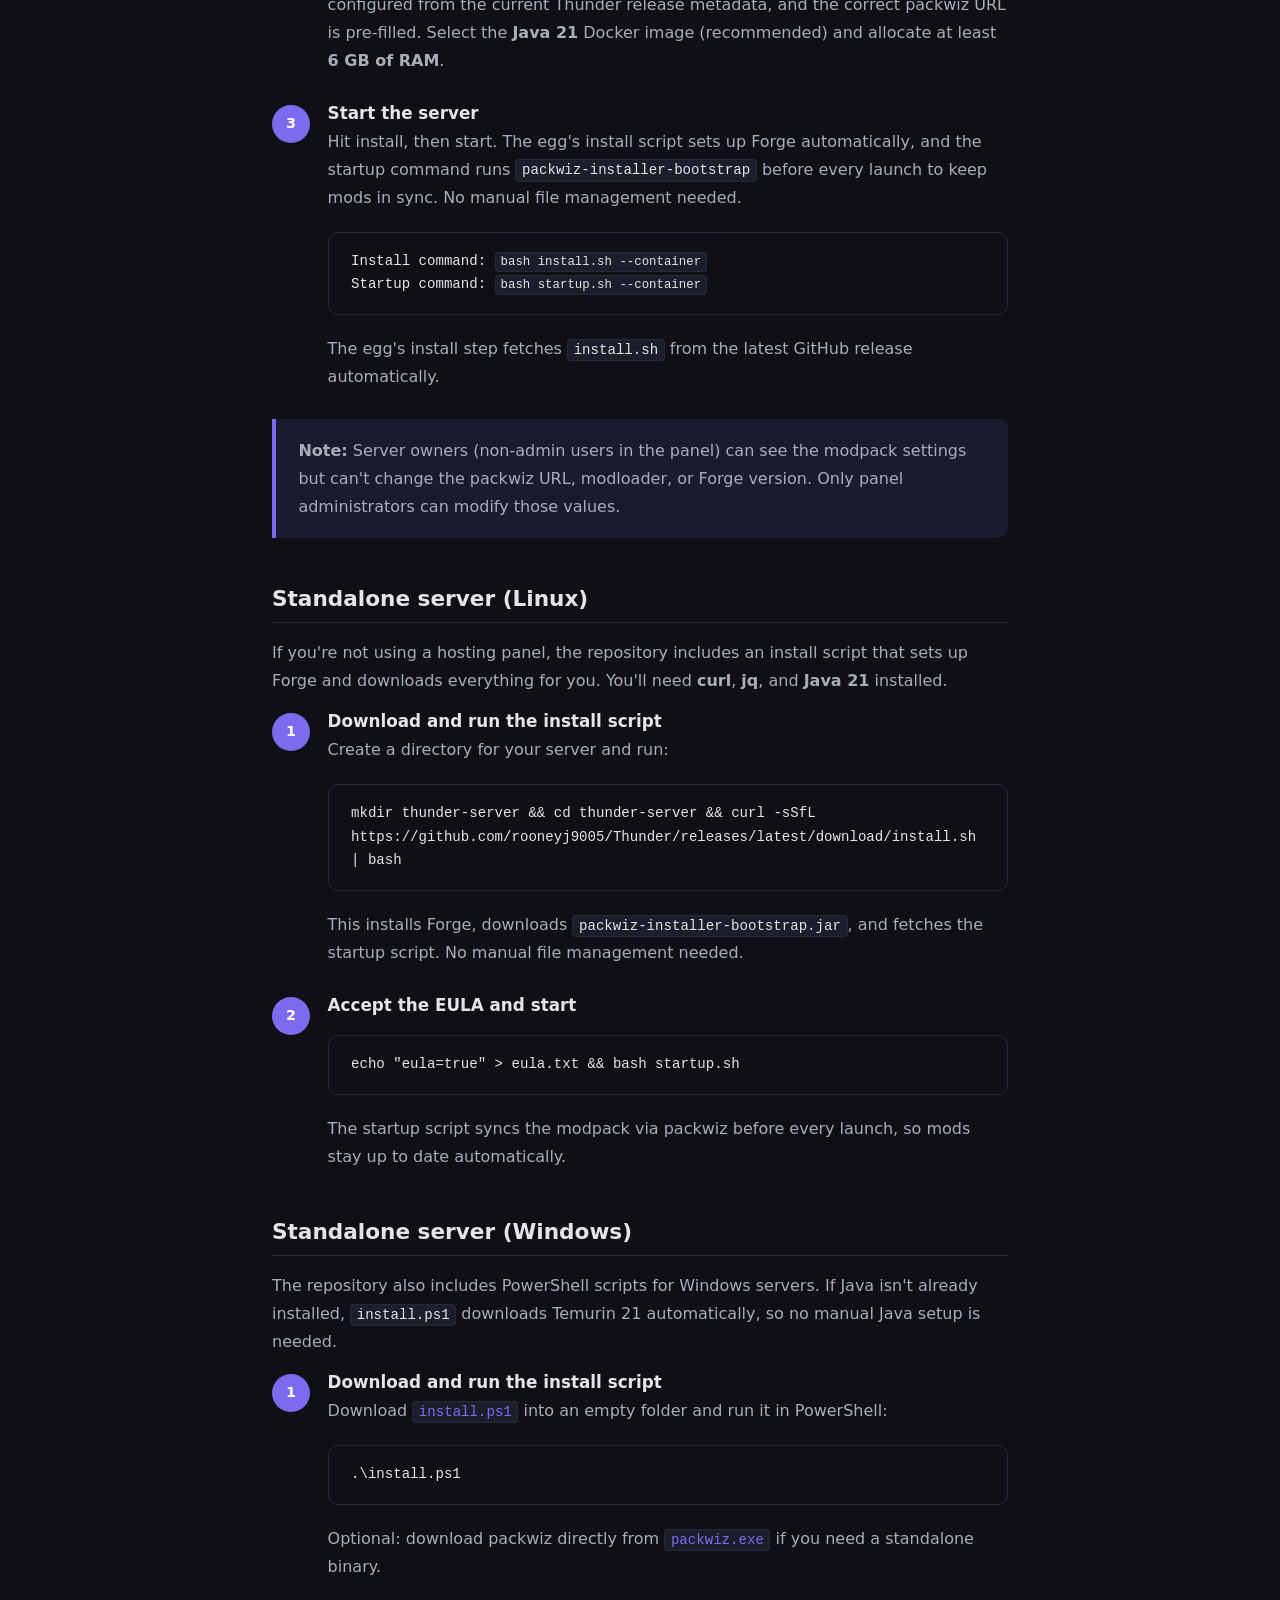
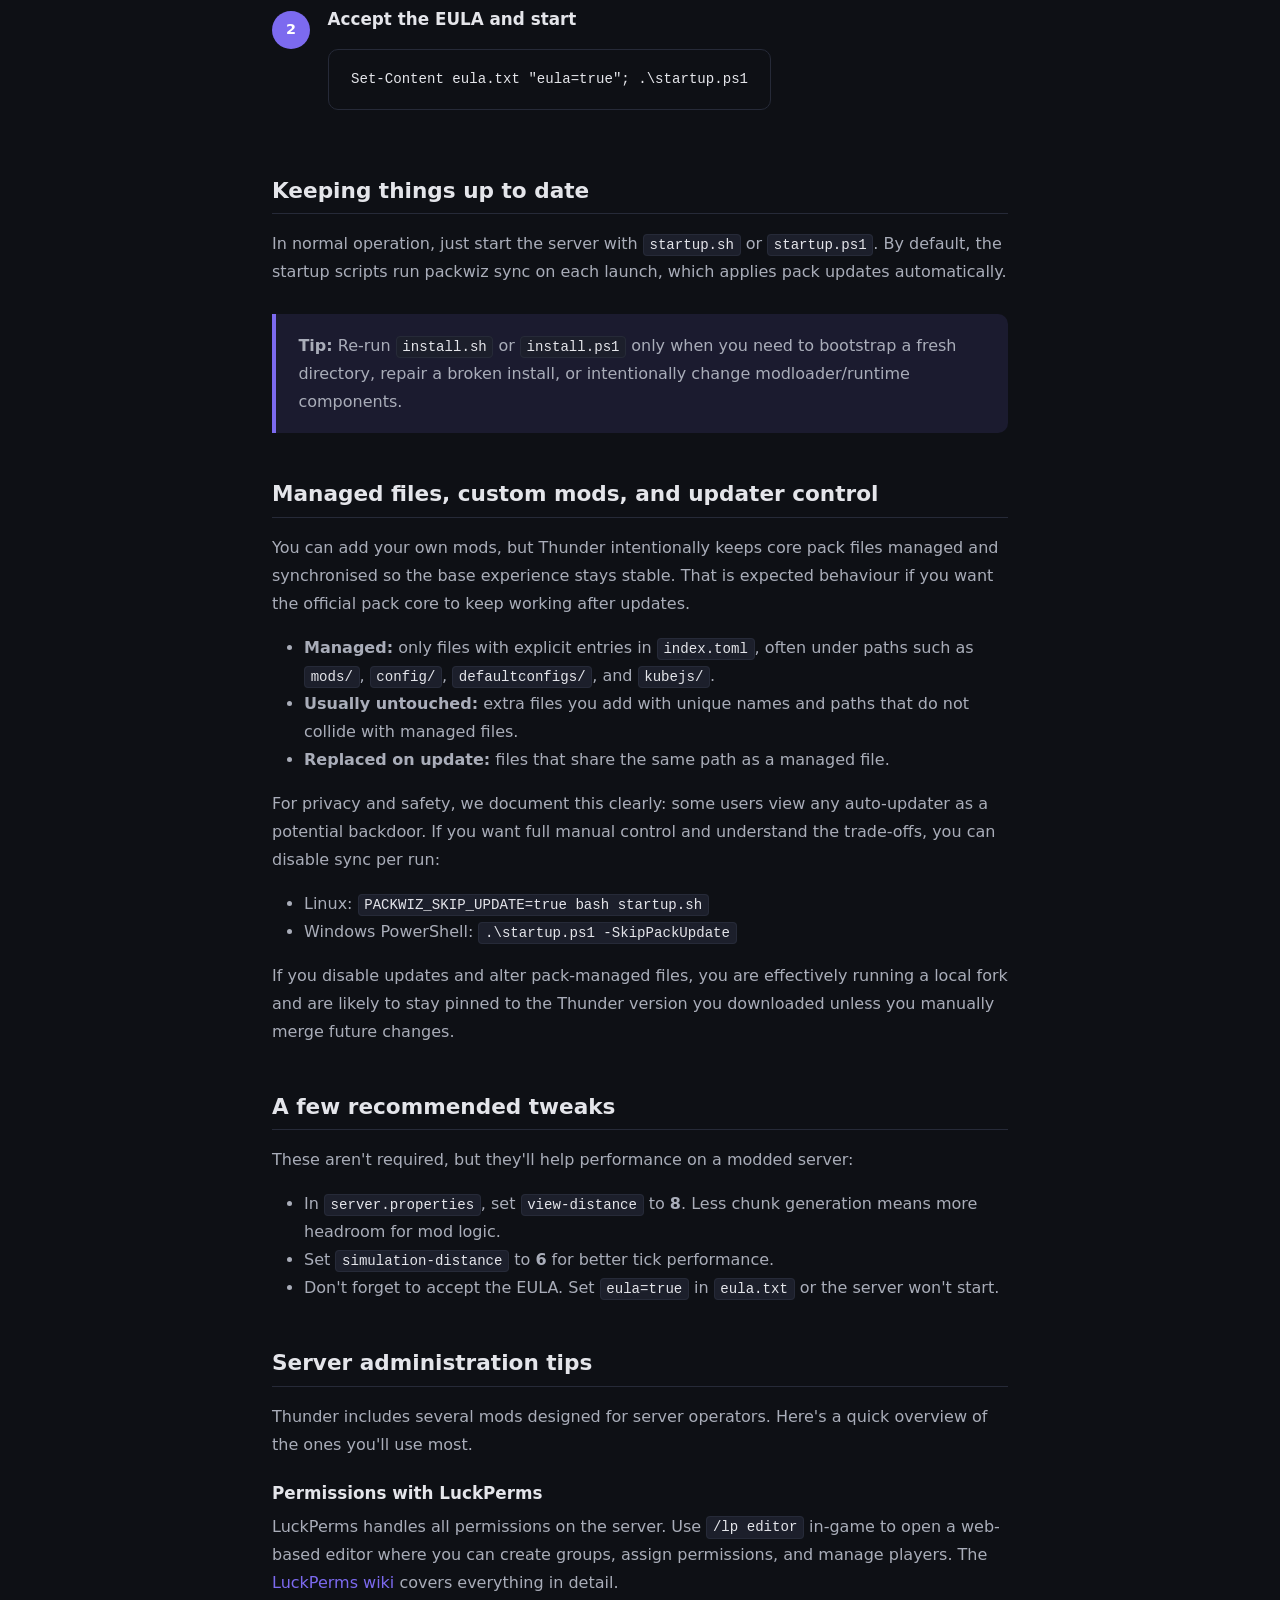
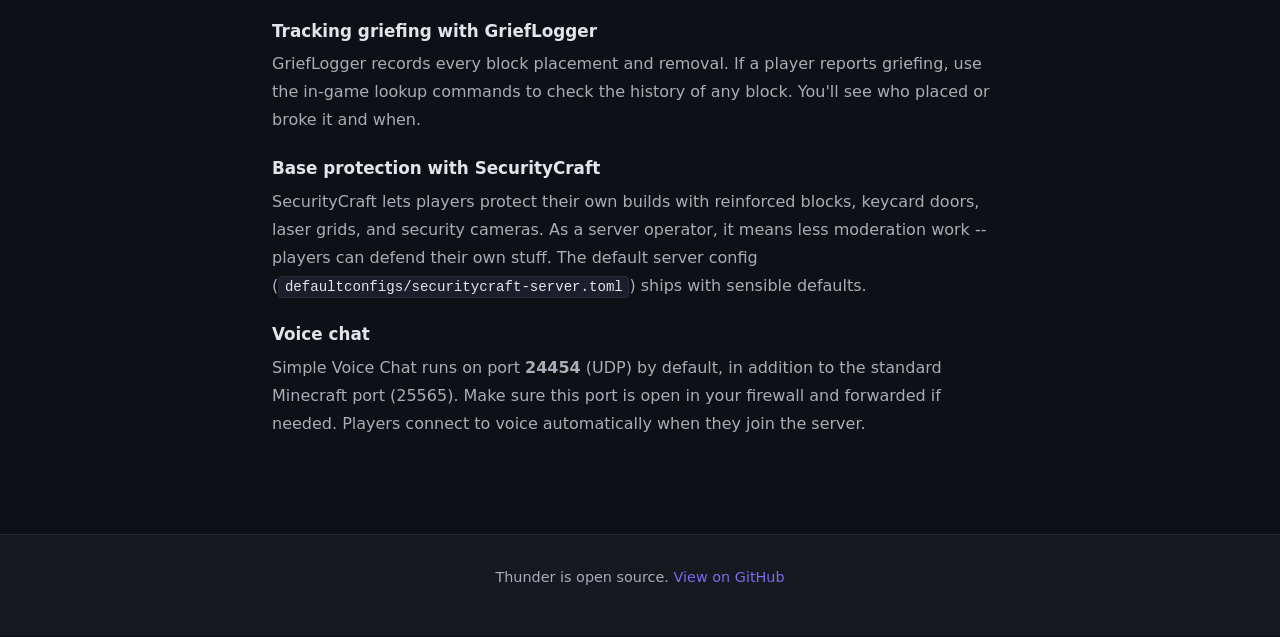
<file: docs/server.html>
<!doctype html>
<html lang="en-GB" data-bs-theme="dark">
  <head>
    <meta charset="utf-8" />
    <meta name="viewport" content="width=device-width, initial-scale=1" />
    <title>Server Setup - Thunder</title>
    <meta
      name="description"
      content="How to set up a Minecraft server running the Thunder modpack."
    />
    <link rel="canonical" href="https://thunder.john.rooney.scot/server.html" />
    <meta property="og:title" content="Server Setup - Thunder" />
    <meta property="og:description" content="How to set up a Minecraft server running the Thunder modpack." />
    <meta property="og:type" content="website" />
    <meta property="og:url" content="https://thunder.john.rooney.scot/server.html" />
    <meta property="og:site_name" content="Thunder" />
    <meta name="twitter:card" content="summary" />
    <meta name="twitter:title" content="Server Setup - Thunder" />
    <meta name="twitter:description" content="How to set up a Minecraft server running the Thunder modpack." />
    <link
      href="https://cdn.jsdelivr.net/npm/bootstrap@5.3.8/dist/css/bootstrap.min.css"
      rel="stylesheet"
      integrity="sha384-sRIl4kxILFvY47J16cr9ZwB07vP4J8+LH7qKQnuqkuIAvNWLzeN8tE5YBujZqJLB"
      crossorigin="anonymous"
    />
    <link
      href="https://cdn.jsdelivr.net/npm/bootstrap-icons@1.11.3/font/bootstrap-icons.min.css"
      rel="stylesheet"
      integrity="sha384-XGjxtQfXaH2tnPFa9x+ruJTuLE3Aa6LhHSWRr1XeTyhezb4abCG4ccI5AkVDxqC+"
      crossorigin="anonymous"
    />
    <link rel="stylesheet" href="./stylesheet.css" />
  </head>
  <body>
    <nav class="navbar navbar-expand-lg">
      <div class="container">
        <a class="navbar-brand" href="./index.html">Thunder</a>
        <button
          class="navbar-toggler"
          type="button"
          data-bs-toggle="collapse"
          data-bs-target="#navbarNav"
          aria-controls="navbarNav"
          aria-expanded="false"
          aria-label="Toggle navigation"
        >
          <span class="navbar-toggler-icon"></span>
        </button>
        <div class="collapse navbar-collapse" id="navbarNav">
          <ul class="navbar-nav ms-auto">
            <li class="nav-item">
              <a class="nav-link" href="./index.html">Home</a>
            </li>
            <li class="nav-item">
              <a class="nav-link" href="./install.html">Installation</a>
            </li>
            <li class="nav-item">
              <a class="nav-link active" href="./server.html">Server Setup</a>
            </li>
            <li class="nav-item">
              <a class="nav-link" href="./features.html">Features</a>
            </li>
            <li class="nav-item">
              <a class="nav-link" href="./faq.html">FAQ</a>
            </li>
          </ul>
          <div id="header-version-status" class="version-status ms-lg-3 mt-2 mt-lg-0" data-state="loading" aria-live="polite">
            <i class="bi bi-hourglass-split" aria-hidden="true"></i>
            <span>Loading version status</span>
          </div>
        </div>
      </div>
    </nav>

    <main class="content-page">
      <div class="container" style="max-width: 760px">
        <h1>Server Setup</h1>
        <p class="page-subtitle">
          Want to host Thunder for your group? Here's how to get a server
          running.
        </p>

        <h2>The short version</h2>
        <p>
          Thunder uses a tool called
          <strong>packwiz-installer-bootstrap</strong> that automatically
          downloads all the right mods into your server folder. You don't need
          to manually copy anything. Run one command and it handles the rest. It
          even knows to skip client-only mods like minimaps so your server isn't
          loading things it doesn't need.
        </p>

        <h2>What you'll need</h2>
        <ul>
          <li><strong>Java 21</strong> installed and on your PATH.</li>
          <li>
            A <strong>Forge server matching the current release metadata</strong>.
            If you haven't set one up before, grab the installer from
            <a
              href="https://files.minecraftforge.net/net/minecraftforge/forge/"
              >the Forge downloads page</a
            >
            and run it once to generate the server files.
          </li>
          <li>
            At least <strong>6 GB of RAM</strong> for the server. 8 GB is better
            if you're expecting more than a few players online at once.
          </li>
        </ul>

        <h2>Setting it up</h2>

        <div class="step">
          <div class="step-number">1</div>
          <div class="step-content">
            <h3>Get the installer</h3>
            <p>
              Download <code>packwiz-installer-bootstrap.jar</code> from the
              <a
                href="https://github.com/packwiz/packwiz-installer-bootstrap/releases"
                >releases page</a
              >
              and drop it into your server directory, the same folder where
              <code>forge-*.jar</code> lives.
            </p>
          </div>
        </div>

        <div class="step">
          <div class="step-number">2</div>
          <div class="step-content">
            <h3>Run it</h3>
            <p>Open a terminal in your server directory and run:</p>
            <div class="code-block">
              java -jar packwiz-installer-bootstrap.jar -g -s server
              https://thunder.john.rooney.scot/pack.toml
            </div>
            <p>
              That's it. The installer reads the pack definition, downloads all
              the server-side mods, and puts them in your
              <code>mods/</code> folder.
            </p>
          </div>
        </div>

        <div class="step">
          <div class="step-number">3</div>
          <div class="step-content">
            <h3>Start the server</h3>
            <p>
              Launch Forge as you normally would. All the Thunder mods are now
              installed and ready to go.
            </p>
          </div>
        </div>

        <h2>Pterodactyl / Pelican panel</h2>
        <p>
          If you're running a Pterodactyl or Pelican hosting panel, Thunder
          ships with a ready-made egg template that handles everything for you -
          Forge installation, mod synchronisation, and automatic updates on
          every restart.
        </p>

        <div class="step">
          <div class="step-number">1</div>
          <div class="step-content">
            <h3>Import the egg</h3>
            <p>
              Download
              <a
                href="https://github.com/rooneyj9005/Thunder/releases/latest/download/pterodactyl.json"
                download="pterodactyl.json"
                ><code>pterodactyl.json</code></a
              >
              from the repository. In your panel, go to
              <strong>Nests &rarr; Import Egg</strong> and upload the file.
            </p>
          </div>
        </div>

        <div class="step">
          <div class="step-number">2</div>
          <div class="step-content">
            <h3>Create a server</h3>
            <p>
              Create a new server using the imported Thunder egg. The defaults
              are already configured from the current Thunder release metadata,
              and the correct packwiz URL is pre-filled. Select the
              <strong>Java 21</strong> Docker image (recommended) and allocate
              at least <strong>6 GB of RAM</strong>.
            </p>
          </div>
        </div>

        <div class="step">
          <div class="step-number">3</div>
          <div class="step-content">
            <h3>Start the server</h3>
            <p>
              Hit install, then start. The egg's install script sets up Forge
              automatically, and the startup command runs
              <code>packwiz-installer-bootstrap</code> before every launch to
              keep mods in sync. No manual file management needed.
            </p>
            <div class="code-block">
              Install command: <code>bash install.sh --container</code><br />
              Startup command: <code>bash startup.sh --container</code>
            </div>
            <p>
              The egg's install step fetches <code>install.sh</code> from the
              latest GitHub release automatically.
            </p>
          </div>
        </div>

        <div class="callout">
          <p>
            <strong>Note:</strong> Server owners (non-admin users in the panel)
            can see the modpack settings but can't change the packwiz URL,
            modloader, or Forge version. Only panel administrators can modify
            those values.
          </p>
        </div>

        <h2>Standalone server (Linux)</h2>
        <p>
          If you're not using a hosting panel, the repository includes an
          install script that sets up Forge and downloads everything for you.
          You'll need <strong>curl</strong>, <strong>jq</strong>, and
          <strong>Java 21</strong> installed.
        </p>

        <div class="step">
          <div class="step-number">1</div>
          <div class="step-content">
            <h3>Download and run the install script</h3>
            <p>Create a directory for your server and run:</p>
            <div class="code-block">
              mkdir thunder-server && cd thunder-server && curl -sSfL
              https://github.com/rooneyj9005/Thunder/releases/latest/download/install.sh
              | bash
            </div>
            <p>
              This installs Forge, downloads
              <code>packwiz-installer-bootstrap.jar</code>, and fetches the
              startup script. No manual file management needed.
            </p>
          </div>
        </div>

        <div class="step">
          <div class="step-number">2</div>
          <div class="step-content">
            <h3>Accept the EULA and start</h3>
            <div class="code-block">
              echo "eula=true" > eula.txt && bash startup.sh
            </div>
            <p>
              The startup script syncs the modpack via packwiz before every
              launch, so mods stay up to date automatically.
            </p>
          </div>
        </div>

        <h2>Standalone server (Windows)</h2>
        <p>
          The repository also includes PowerShell scripts for Windows servers.
          If Java isn't already installed, <code>install.ps1</code> downloads
          Temurin 21 automatically, so no manual Java setup is needed.
        </p>

        <div class="step">
          <div class="step-number">1</div>
          <div class="step-content">
            <h3>Download and run the install script</h3>
            <p>
              Download
              <a
                href="https://github.com/rooneyj9005/Thunder/releases/latest/download/install.ps1"
                download="install.ps1"
                ><code>install.ps1</code></a
              >
              into an empty folder and run it in PowerShell:
            </p>
            <div class="code-block">.\install.ps1</div>
            <p>
              Optional: download packwiz directly from
              <a href="https://github.com/rooneyj9005/Thunder/releases/latest/download/packwiz.exe"><code>packwiz.exe</code></a>
              if you need a standalone binary.
            </p>
          </div>
        </div>

        <div class="step">
          <div class="step-number">2</div>
          <div class="step-content">
            <h3>Accept the EULA and start</h3>
            <div class="code-block">
              Set-Content eula.txt "eula=true"; .\startup.ps1
            </div>
          </div>
        </div>

        <h2>Keeping things up to date</h2>
        <p>
          In normal operation, just start the server with
          <code>startup.sh</code> or <code>startup.ps1</code>. By default, the
          startup scripts run packwiz sync on each launch, which applies pack
          updates automatically.
        </p>

        <div class="callout">
          <p>
            <strong>Tip:</strong> Re-run <code>install.sh</code> or
            <code>install.ps1</code> only when you need to bootstrap a fresh
            directory, repair a broken install, or intentionally change
            modloader/runtime components.
          </p>
        </div>

        <h2>Managed files, custom mods, and updater control</h2>
        <p>
          You can add your own mods, but Thunder intentionally keeps core pack
          files managed and synchronised so the base experience stays stable.
          That is expected behaviour if you want the official pack core to keep
          working after updates.
        </p>
        <ul>
          <li>
            <strong>Managed:</strong> only files with explicit entries in
            <code>index.toml</code>, often under paths such as
            <code>mods/</code>, <code>config/</code>,
            <code>defaultconfigs/</code>, and <code>kubejs/</code>.
          </li>
          <li>
            <strong>Usually untouched:</strong> extra files you add with unique
            names and paths that do not collide with managed files.
          </li>
          <li>
            <strong>Replaced on update:</strong> files that share the same path
            as a managed file.
          </li>
        </ul>
        <p>
          For privacy and safety, we document this clearly: some users view any
          auto-updater as a potential backdoor. If you want full manual control
          and understand the trade-offs, you can disable sync per run:
        </p>
        <ul>
          <li>
            Linux:
            <code>PACKWIZ_SKIP_UPDATE=true bash startup.sh</code>
          </li>
          <li>
            Windows PowerShell:
            <code>.\startup.ps1 -SkipPackUpdate</code>
          </li>
        </ul>
        <p>
          If you disable updates and alter pack-managed files, you are
          effectively running a local fork and are likely to stay pinned to the
          Thunder version you downloaded unless you manually merge future
          changes.
        </p>

        <h2>A few recommended tweaks</h2>
        <p>
          These aren't required, but they'll help performance on a modded
          server:
        </p>
        <ul>
          <li>
            In <code>server.properties</code>, set <code>view-distance</code> to
            <strong>8</strong>. Less chunk generation means more headroom for
            mod logic.
          </li>
          <li>
            Set <code>simulation-distance</code> to <strong>6</strong> for
            better tick performance.
          </li>
          <li>
            Don't forget to accept the EULA. Set <code>eula=true</code> in
            <code>eula.txt</code> or the server won't start.
          </li>
        </ul>
        <h2>Server administration tips</h2>
        <p>
          Thunder includes several mods designed for server operators. Here's a
          quick overview of the ones you'll use most.
        </p>

        <h3>Permissions with LuckPerms</h3>
        <p>
          LuckPerms handles all permissions on the server. Use
          <code>/lp editor</code> in-game to open a web-based editor where you
          can create groups, assign permissions, and manage players. The
          <a href="https://luckperms.net/wiki/Home">LuckPerms wiki</a> covers
          everything in detail.
        </p>

        <h3>Tracking griefing with GriefLogger</h3>
        <p>
          GriefLogger records every block placement and removal. If a player
          reports griefing, use the in-game lookup commands to check the history
          of any block. You'll see who placed or broke it and when.
        </p>

        <h3>Base protection with SecurityCraft</h3>
        <p>
          SecurityCraft lets players protect their own builds with reinforced
          blocks, keycard doors, laser grids, and security cameras. As a server
          operator, it means less moderation work -- players can defend
          their own stuff. The default server config
          (<code>defaultconfigs/securitycraft-server.toml</code>) ships with sensible
          defaults.
        </p>

        <h3>Voice chat</h3>
        <p>
          Simple Voice Chat runs on port <strong>24454</strong> (UDP) by
          default, in addition to the standard Minecraft port (25565). Make sure
          this port is open in your firewall and forwarded if needed. Players
          connect to voice automatically when they join the server.
        </p>
      </div>
    </main>

    <footer class="site-footer">
      <div class="container">
        <p>
          Thunder is open source.
          <a href="https://github.com/rooneyj9005/Thunder">View on GitHub</a>
        </p>
      </div>
    </footer>

    <script
      src="https://cdn.jsdelivr.net/npm/bootstrap@5.3.8/dist/js/bootstrap.bundle.min.js"
      integrity="sha384-FKyoEForCGlyvwx9Hj09JcYn3nv7wiPVlz7YYwJrWVcXK/BmnVDxM+D2scQbITxI"
      crossorigin="anonymous"
    ></script>
    <script src="./functions.js"></script>
    <script>
      window.initializeThunderPage();
    </script>
  </body>
</html>
</file>
<file: docs/stylesheet.css>
:root {
  --bg-primary: #0e1015;
  --bg-secondary: #161920;
  --bg-card: #1c1f2b;
  --bg-card-hover: #222634;
  --text-primary: #e4e5ea;
  --text-body: #a9adb9;
  --accent: #7c6aef;
  --accent-hover: #6b58de;
  --accent-soft: rgba(124, 106, 239, 0.12);
  --accent-glow: rgba(124, 106, 239, 0.3);
  --border: #262a38;
  --border-light: #303548;
}

/* Base */

body {
  background: var(--bg-primary);
  color: var(--text-primary);
  min-height: 100vh;
  display: flex;
  flex-direction: column;
}

main {
  flex: 1;
}

a {
  color: var(--accent);
}
a:hover {
  color: var(--accent-hover);
}

code {
  background: var(--bg-card);
  border: 1px solid var(--border);
  border-radius: 4px;
  padding: 0.15em 0.4em;
  font-size: 0.88em;
  color: var(--text-primary);
}

/* Navbar */

.navbar {
  background: var(--bg-secondary) !important;
  border-bottom: 1px solid var(--border);
}

.navbar-brand {
  font-weight: 800;
  font-size: 1.35rem;
  color: var(--accent) !important;
  letter-spacing: -0.03em;
}

.nav-link {
  color: var(--text-body) !important;
  font-weight: 500;
  font-size: 0.95rem;
  transition: color 0.15s;
}

.nav-link:hover,
.nav-link.active {
  color: var(--text-primary) !important;
}

.version-status {
  display: inline-flex;
  align-items: center;
  gap: 0.38rem;
  padding: 0.3rem 0.65rem;
  border: 1px solid var(--border);
  border-radius: 999px;
  background: var(--bg-card);
  color: var(--text-body);
  font-size: 0.78rem;
  line-height: 1;
  white-space: nowrap;
}

.version-status .bi {
  font-size: 0.82rem;
}

.version-status[data-state="in-sync"] {
  color: var(--text-primary);
  border-color: var(--border-light);
}

.version-status[data-state="out-of-sync"] {
  color: var(--text-primary);
  border-color: var(--accent);
}

.navbar-toggler {
  border-color: var(--border);
}

.navbar-toggler-icon {
  filter: invert(0.7);
}

/* Hero */

.hero {
  padding: 6rem 0 4.5rem;
  text-align: center;
  background: radial-gradient(
    ellipse at 50% -20%,
    var(--accent-soft) 0%,
    transparent 70%
  );
}

.hero h1 {
  font-size: clamp(2.5rem, 6vw, 4rem);
  font-weight: 900;
  letter-spacing: -0.04em;
  line-height: 1.1;
  margin-bottom: 0.75rem;
}

.hero .tagline {
  font-size: 1.2rem;
  color: var(--text-body);
  max-width: 560px;
  margin: 0 auto 2.25rem;
  line-height: 1.6;
}

.badge-mc {
  display: inline-block;
  background: var(--bg-card);
  border: 1px solid var(--border);
  color: var(--text-body);
  font-size: 0.82rem;
  font-weight: 500;
  padding: 0.3rem 0.85rem;
  border-radius: 999px;
  margin-bottom: 1.75rem;
}

/* Buttons */

.btn-download {
  background: var(--accent);
  color: #fff !important;
  font-weight: 600;
  font-size: 1.1rem;
  padding: 0.8rem 2.2rem;
  border: none;
  border-radius: 10px;
  text-decoration: none !important;
  display: inline-block;
  transition:
    background 0.2s,
    box-shadow 0.2s,
    transform 0.15s;
}

.btn-download:hover {
  background: var(--accent-hover);
  box-shadow: 0 4px 24px var(--accent-glow);
  transform: translateY(-1px);
}

.btn-sm {
  font-size: 0.92rem;
  padding: 0.55rem 1.5rem;
}

.download-version {
  display: block;
  font-size: 0.85rem;
  color: var(--text-body);
  margin-top: 0.6rem;
}

/* Cards */

.card {
  background: var(--bg-card);
  border: 1px solid var(--border);
  border-radius: 12px;
  transition:
    border-color 0.2s,
    transform 0.2s,
    box-shadow 0.2s;
}

.card:hover {
  background: var(--bg-card-hover);
  border-color: var(--accent);
  transform: translateY(-3px);
  box-shadow: 0 8px 24px rgba(0, 0, 0, 0.25);
}

.card-body {
  padding: 1.75rem;
}

.card-title {
  font-weight: 700;
  font-size: 1.15rem;
  margin-bottom: 0.6rem;
  color: var(--text-primary);
}

.card-text {
  color: var(--text-body);
  font-size: 0.95rem;
  line-height: 1.55;
}

.card > a {
  display: block;
  height: 100%;
  text-decoration: none;
  color: inherit;
}

/* Feature sections */

.feature-section {
  padding: 3.5rem 0;
}

.feature-section:nth-child(even) {
  background: var(--bg-secondary);
}

.feature-section h2 {
  font-weight: 800;
  font-size: 1.6rem;
  margin-bottom: 0.4rem;
}

.feature-section .lead {
  color: var(--text-body);
  margin-bottom: 1.75rem;
  font-size: 1.05rem;
}

.feature-section ul {
  list-style: none;
  padding: 0;
}

.feature-section ul li {
  padding: 0.5rem 0;
  color: var(--text-body);
  line-height: 1.6;
}

.feature-section ul li::before {
  content: "\2022";
  color: var(--accent);
  font-weight: 700;
  margin-right: 0.6rem;
}

/* Content pages */

.content-page {
  padding: 3.5rem 0 1rem;
}

.content-page h1 {
  font-weight: 900;
  font-size: clamp(1.8rem, 4vw, 2.5rem);
  margin-bottom: 0.4rem;
}

.content-page .page-subtitle {
  color: var(--text-body);
  font-size: 1.1rem;
  margin-bottom: 2.5rem;
  line-height: 1.5;
}

.content-page h2 {
  font-weight: 800;
  font-size: 1.35rem;
  margin-top: 3rem;
  margin-bottom: 1rem;
  padding-bottom: 0.6rem;
  border-bottom: 1px solid var(--border);
}

.content-page h3 {
  font-weight: 700;
  font-size: 1.05rem;
  margin-top: 1.5rem;
  margin-bottom: 0.6rem;
}

.content-page p,
.content-page li {
  color: var(--text-body);
  line-height: 1.75;
}

.content-page a {
  text-decoration: none;
}
.content-page a:hover {
  text-decoration: underline;
}

/* Steps */

.step {
  display: flex;
  gap: 1.1rem;
  margin-bottom: 1.75rem;
  align-items: flex-start;
}

.step-number {
  flex-shrink: 0;
  width: 38px;
  height: 38px;
  background: var(--accent);
  color: #fff;
  border-radius: 50%;
  display: flex;
  align-items: center;
  justify-content: center;
  font-weight: 800;
  font-size: 0.9rem;
  margin-top: 2px;
}

.step-content h3 {
  margin-top: 0;
  margin-bottom: 0.3rem;
  font-size: 1.05rem;
}

.step-content p {
  margin-bottom: 0;
}

/* Code blocks */

.code-block {
  background: var(--bg-primary);
  border: 1px solid var(--border);
  border-radius: 10px;
  padding: 1.1rem 1.4rem;
  font-family:
    "Cascadia Code", "Fira Code", "JetBrains Mono", "Consolas", monospace;
  font-size: 0.88rem;
  color: var(--text-primary);
  overflow-x: auto;
  margin: 1.25rem 0;
  line-height: 1.65;
}

/* FAQ */

.faq-item {
  background: var(--bg-card);
  border: 1px solid var(--border);
  border-radius: 12px;
  padding: 1.75rem;
  margin-bottom: 1.25rem;
  transition: border-color 0.2s;
}

.faq-item:hover {
  border-color: var(--border-light);
}

.faq-item h3 {
  font-weight: 700;
  font-size: 1.08rem;
  margin-top: 0;
  margin-bottom: 0.75rem;
  color: var(--text-primary);
}

.faq-item p {
  margin-bottom: 0;
}

.faq-item ul {
  margin-bottom: 0.5rem;
}

/* Callouts */

.callout {
  background: var(--accent-soft);
  border-left: 4px solid var(--accent);
  border-radius: 0 10px 10px 0;
  padding: 1.1rem 1.4rem;
  margin: 1.75rem 0;
}

.callout p {
  margin-bottom: 0;
  color: var(--text-body);
}

/* Footer */

.site-footer {
  background: var(--bg-secondary);
  border-top: 1px solid var(--border);
  padding: 2rem 0;
  margin-top: 4rem;
  text-align: center;
  color: var(--text-body);
  font-size: 0.9rem;
}

.site-footer a {
  color: var(--accent);
  text-decoration: none;
}
.site-footer a:hover {
  text-decoration: underline;
}

/* Responsive */

@media (max-width: 767.98px) {
  .hero {
    padding: 3.5rem 0 3rem;
  }
  .feature-section {
    padding: 2.5rem 0;
  }
  .content-page {
    padding: 2.5rem 0 0.5rem;
  }
}
</file>
